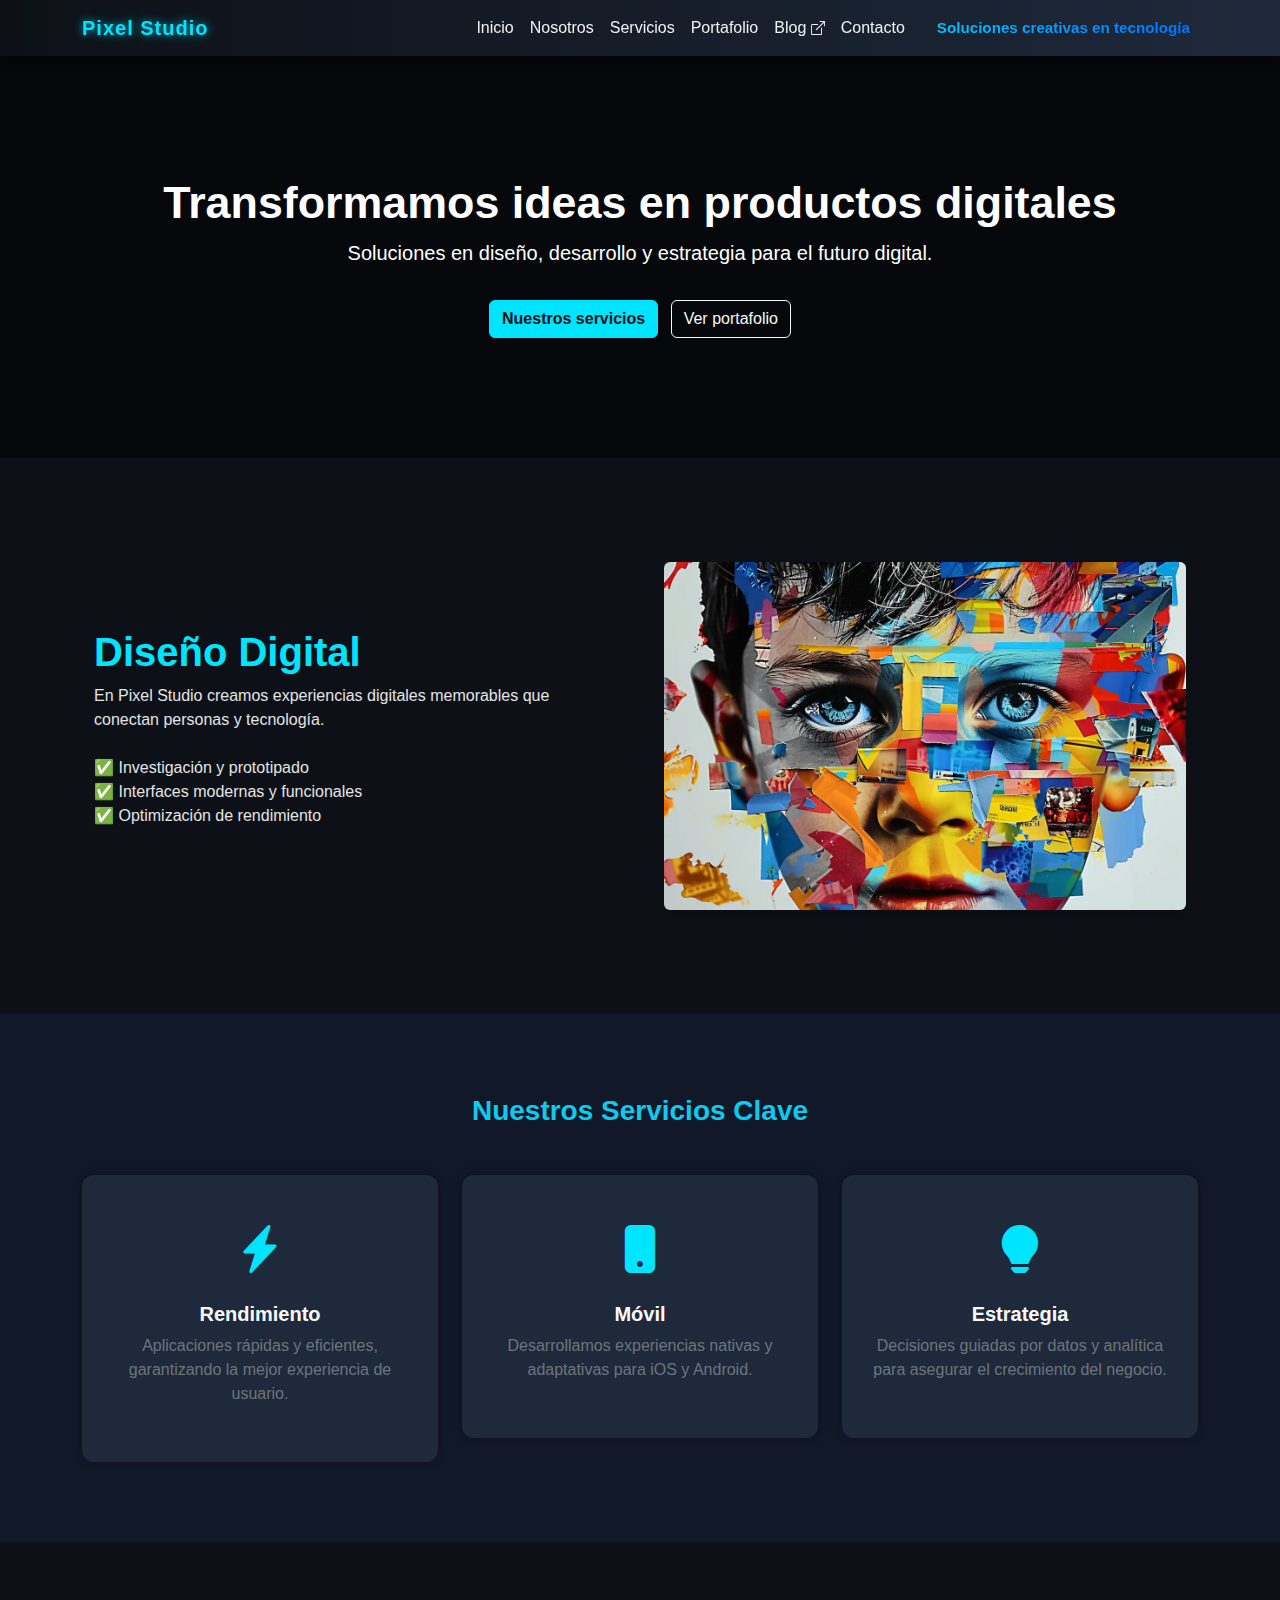
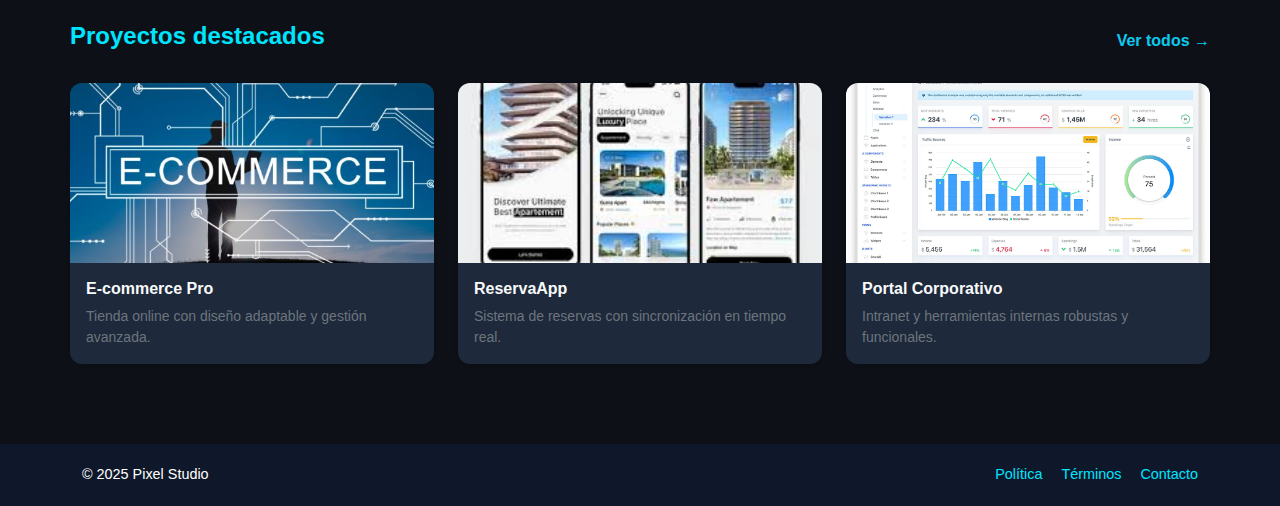
<file: index.html>
<!DOCTYPE html>
<html lang="es">
<head>
    <meta charset="UTF-8" />
    <meta name="viewport" content="width=device-width, initial-scale=1.0" />
    <title>Pixel Studio - Inicio</title>
    
    <link href="https://cdn.jsdelivr.net/npm/bootstrap@5.3.0/dist/css/bootstrap.min.css" rel="stylesheet">

    <link rel="stylesheet" href="https://cdn.jsdelivr.net/npm/bootstrap-icons@1.11.3/font/bootstrap-icons.min.css">

    <style>
        /* IMPORTANTE: Tus estilos CSS */
        body {
            font-family: 'Poppins', sans-serif;
            background-color: #0d1117;
            color: #e4e4e4;
        }

        /* NAVBAR */
        .navbar {
            background: linear-gradient(90deg, #0d1117, #1e293b);
            box-shadow: 0 2px 10px rgba(0,0,0,0.5);
        }

        .navbar-brand {
            color: #00e5ff !important; /* Cian Neón */
            font-weight: 700;
            letter-spacing: 1px;
            text-shadow: 0 0 8px rgba(0, 229, 255, 0.8);
            transition: 0.3s;
        }

        .navbar-brand:hover {
            color: #80ffff !important;
            text-shadow: 0 0 15px rgba(0, 229, 255, 1);
        }

        .nav-link {
            color: #f0f0f0 !important;
            transition: 0.3s;
        }

        .nav-link:hover {
            color: #00bcd4 !important;
            text-shadow: 0 0 10px rgba(0,188,212,0.5);
        }

        /* HERO */
        .hero {
            background: url('https://images.unsplash.com/photo-1555949963-aa79dcee981c') center/cover no-repeat;
            color: white;
            text-align: center;
            padding: 120px 20px;
            position: relative;
        }

        .hero::before {
            content: "";
            position: absolute;
            inset: 0;
            background: rgba(0, 0, 0, 0.5);
        }

        .hero h1, .hero p, .hero a {
            position: relative;
            z-index: 2;
        }

        .hero h1 {
            font-size: 2.8rem;
            font-weight: 700;
        }

        /* Gradiente */
        .text-gradient {
            background: linear-gradient(90deg, #00c6ff, #0072ff);
            background-clip: text;
            -webkit-text-fill-color: transparent;
            font-weight: 600;
            font-size: 0.95rem;
        }
        
        /* Botón Primario para Bootstrap */
        .btn-primary {
            background-color: #00e5ff;
            border-color: #00e5ff;
            color: #0d1117; /* Texto oscuro para que contraste */
            font-weight: 600;
        }

        .btn-primary:hover {
            background-color: #00bcd4;
            border-color: #00bcd4;
        }

        /* DISEÑO CON PROPÓSITO */
        .design-section {
            padding: 80px 0;
        }

        .design-section h2 {
            color: #00e5ff;
        }

        /* FEATURES con animación */
        .features {
            background-color: #111827;
            padding: 80px 0;
        }

        .feature-card {
            background-color: #1e293b;
            border-radius: 12px;
            padding: 40px 20px;
            transition: all 0.4s ease;
            box-shadow: 0 0 10px rgba(0,0,0,0.3);
            cursor: pointer;
        }

        .feature-card:hover {
            transform: translateY(-10px) scale(1.03);
            box-shadow: 0 0 25px rgba(0, 229, 255, 0.5);
        }

        .feature-icon {
            font-size: 3rem;
            color: #00e5ff;
            margin-bottom: 15px;
        }

        /* PROYECTOS */
        .projects {
            padding: 80px 0;
        }

        .projects h4 {
            color: #00e5ff;
        }

        .card {
            background-color: #1e293b;
            border: none;
            transition: transform 0.3s ease;
            border-radius: 12px;
        }

        .card:hover {
            transform: translateY(-5px);
            box-shadow: 0 0 20px rgba(0, 229, 255, 0.3);
        }

        .card img {
            height: 180px;
            object-fit: cover;
            border-top-left-radius: 12px; 
            border-top-right-radius: 12px;
        }
        
        .card-body {
            border-bottom-left-radius: 12px;
            border-bottom-right-radius: 12px;
        }

        /* FOOTER */
        footer {
            background-color: #0f172a;
            color: white;
            padding: 20px 0;
            font-size: 0.9rem;
        }

        footer a {
            color: #00e5ff;
            text-decoration: none;
            margin-left: 15px;
            transition: 0.3s;
        }

        footer a:hover {
            text-shadow: 0 0 8px rgba(0,229,255,1);
        }
    </style>
</head>
<body>

    <nav class="navbar navbar-expand-lg navbar-dark sticky-top">
        <div class="container">
            <a class="navbar-brand fw-bold" href="index.html">Pixel Studio</a>
            <button class="navbar-toggler" type="button" data-bs-toggle="collapse" data-bs-target="#menu">
                <span class="navbar-toggler-icon"></span>
            </button>
            <div class="collapse navbar-collapse justify-content-end align-items-center" id="menu">
                <ul class="navbar-nav align-items-center">
                    <li class="nav-item"><a class="nav-link active" aria-current="page" href="index.html">Inicio</a></li>
                    <li class="nav-item"><a class="nav-link" href="nosotros.html">Nosotros</a></li>
                    <li class="nav-item"><a class="nav-link" href="servicios.html">Servicios</a></li>
                    <li class="nav-item"><a class="nav-link" href="portafolio.html">Portafolio</a></li>
                    <li class="nav-item">
    <a class="nav-link" href="https://es.squarespace.com/blog/ejemplos-de-webs-de-blogs" target="_blank">Blog <i class="bi bi-box-arrow-up-right small"></i></a>
</li>
                    <li class="nav-item"><a class="nav-link" href="contacto.html">Contacto</a></li>
                    <li class="nav-item ms-lg-3">
                        <span class="nav-link fw-semibold text-gradient">Soluciones creativas en tecnología</span>
                    </li>
                </ul>
            </div>
        </div>
    </nav>


    <section class="hero">
        <h1>Transformamos ideas en productos digitales</h1>
        <p class="lead">Soluciones en diseño, desarrollo y estrategia para el futuro digital.</p>
        <a href="servicios.html" class="btn btn-primary mt-3 me-2">Nuestros servicios</a>
        <a href="portafolio.html" class="btn btn-outline-light mt-3">Ver portafolio</a>
    </section>

    <section class="design-section container d-flex flex-wrap align-items-center">
        <div class="col-md-6 p-4">
            <h2 class="fw-bold display-6">Diseño Digital</h2>
            <p>En Pixel Studio creamos experiencias digitales memorables que conectan personas y tecnología.</p>
            <ul class="list-unstyled mt-4">
                <li><strong class="text-info">✅</strong> Investigación y prototipado</li>
                <li><strong class="text-info">✅</strong> Interfaces modernas y funcionales</li>
                <li><strong class="text-info">✅</strong> Optimización de rendimiento</li>
            </ul>
        </div>
        <div class="col-md-6 p-4">
            <img src="img/diseño.jpg" alt="Diseño" class="img-fluid rounded shadow">
        </div>
    </section>

    <section class="features text-center">
        <div class="container">
            <h3 class="text-info mb-5 fw-bold">Nuestros Servicios Clave</h3>
            <div class="row g-4">
                <div class="col-md-4">
                    <div class="feature-card">
                        <div class="feature-icon"><i class="bi bi-lightning-charge-fill"></i></div>
                        <h5 class="fw-bold text-light">Rendimiento</h5>
                        <p class="text-secondary">Aplicaciones rápidas y eficientes, garantizando la mejor experiencia de usuario.</p>
                    </div>
                </div>
                <div class="col-md-4">
                    <div class="feature-card">
                        <div class="feature-icon"><i class="bi bi-phone-fill"></i></div>
                        <h5 class="fw-bold text-light">Móvil</h5>
                        <p class="text-secondary">Desarrollamos experiencias nativas y adaptativas para iOS y Android.</p>
                    </div>
                </div>
                <div class="col-md-4">
                    <div class="feature-card">
                        <div class="feature-icon"><i class="bi bi-lightbulb-fill"></i></div>
                        <h5 class="fw-bold text-light">Estrategia</h5>
                        <p class="text-secondary">Decisiones guiadas por datos y analítica para asegurar el crecimiento del negocio.</p>
                    </div>
                </div>
            </div>
        </div>
    </section>

    <section class="projects container">
        <div class="d-flex justify-content-between align-items-center mb-4">
            <h4 class="fw-bold">Proyectos destacados</h4>
            <a href="portafolio.html" class="text-info text-decoration-none fw-semibold">Ver todos &rarr;</a>
        </div>
        <div class="row g-4">
            <div class="col-md-4">
                <div class="card shadow-sm">
                    <img src="img/ecomer.jpg" alt="E-commerce Pro" class="card-img-top">
                    <div class="card-body">
                        <h6 class="fw-bold text-light">E-commerce Pro</h6>
                        <p class="text-secondary small mb-0">Tienda online con diseño adaptable y gestión avanzada.</p>
                    </div>
                </div>
            </div>
            <div class="col-md-4">
                <div class="card shadow-sm">
                    <img src="img/app.jpg" alt="ReservaApp" class="card-img-top">
                    <div class="card-body">
                        <h6 class="fw-bold text-light">ReservaApp</h6>
                        <p class="text-secondary small mb-0">Sistema de reservas con sincronización en tiempo real.</p>
                    </div>
                </div>
            </div>
            <div class="col-md-4">
                <div class="card shadow-sm">
                    <img src="img/dash.jpg" alt="Pixel Dashboard" class="card-img-top">
                    <div class="card-body">
                        <h6 class="fw-bold text-light">Portal Corporativo</h6>
                        <p class="text-secondary small mb-0">Intranet y herramientas internas robustas y funcionales.</p>
                    </div>
                </div>
            </div>
        </div>
    </section>

    <footer>
        <div class="container d-flex flex-column flex-md-row justify-content-between align-items-center text-center text-md-start">
            <span>© 2025 Pixel Studio</span>
            <div class="mt-2 mt-md-0">
                <a href="politica.html">Política</a>
                <a href="terminos.html">Términos</a>
                <a href="contacto.html">Contacto</a>
            </div>
        </div>
    </footer>

    <script src="https://cdn.jsdelivr.net/npm/bootstrap@5.3.0/dist/js/bootstrap.bundle.min.js"></script>
</body>
</html>
</file>
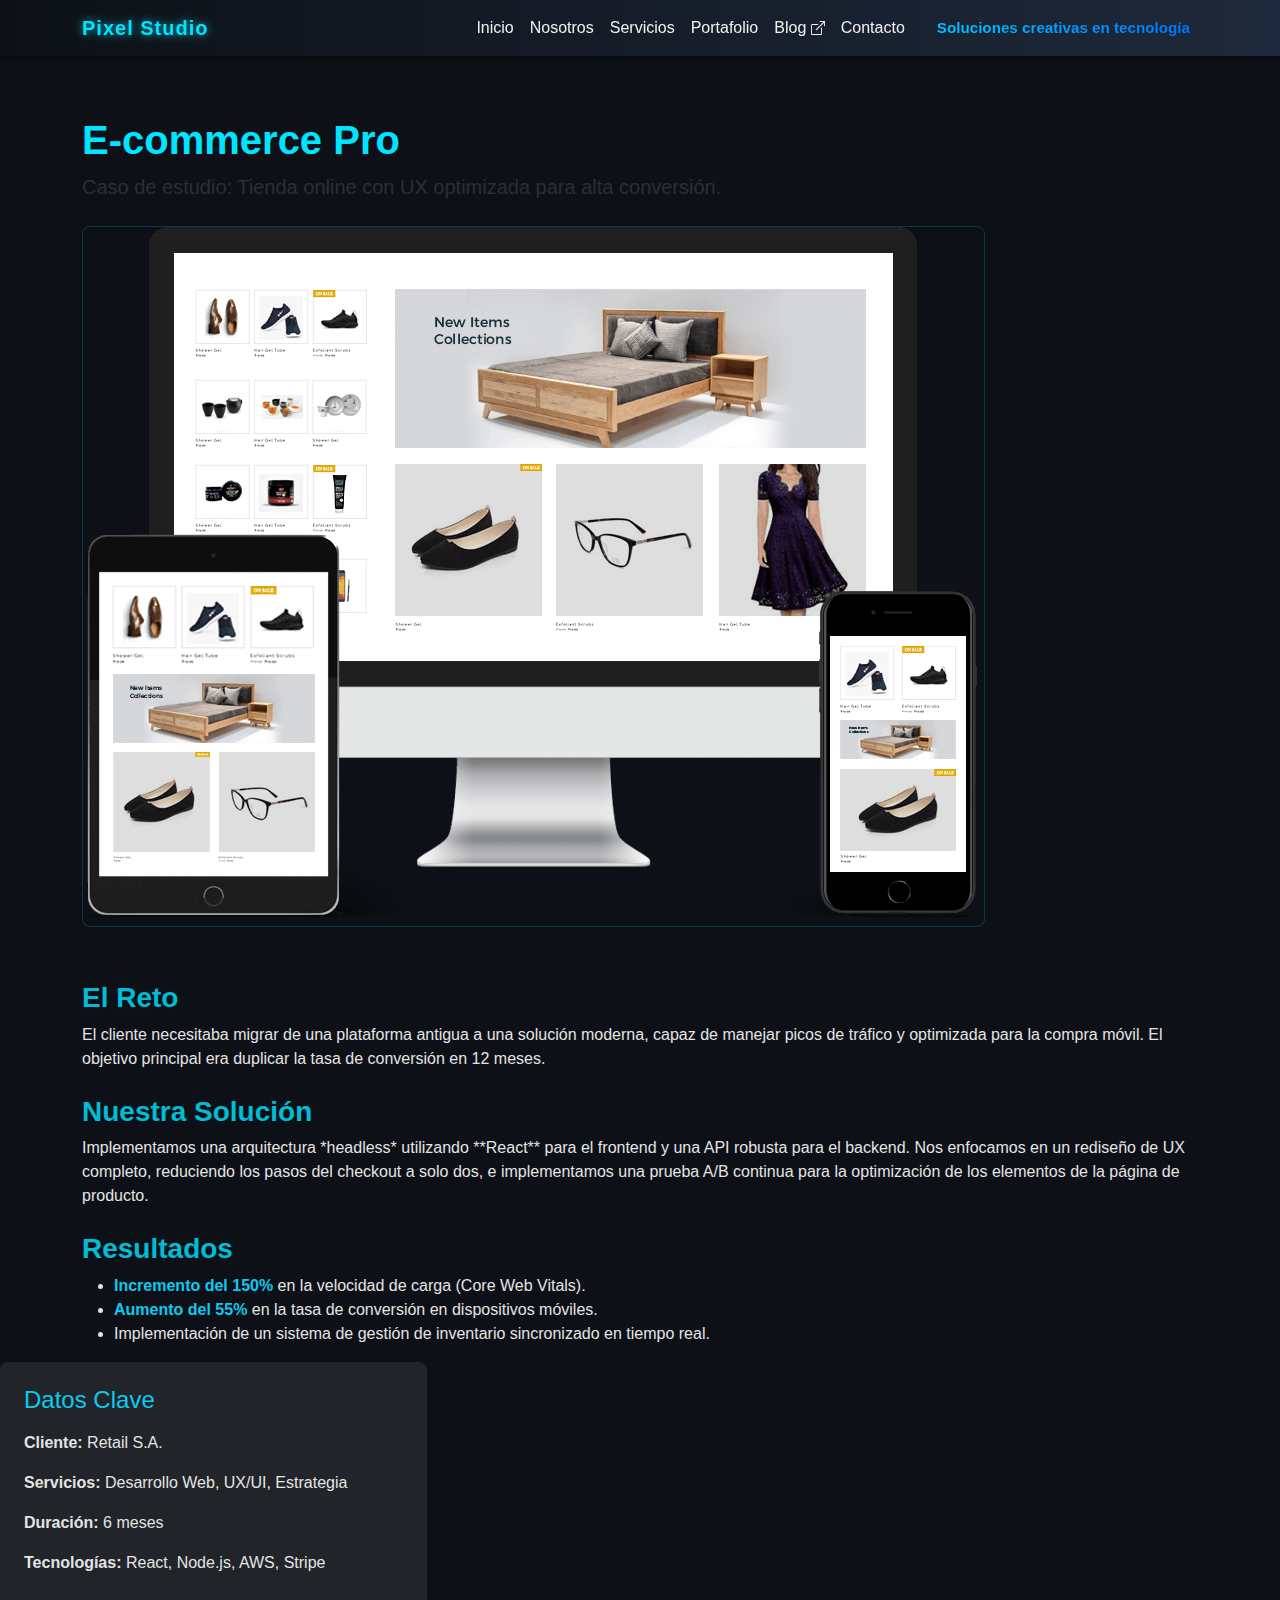
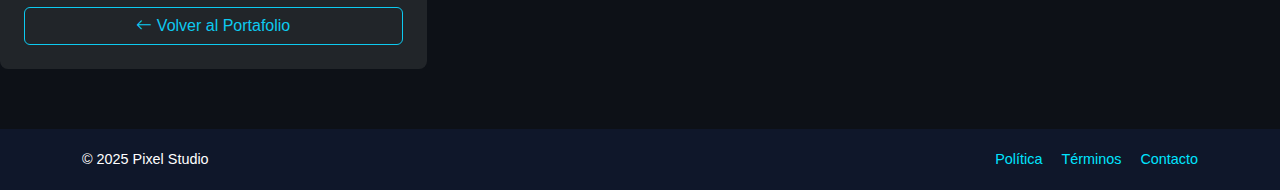
<file: caso-ecommerce.html>
<!DOCTYPE html>
<html lang="es">
<head>
    <meta charset="UTF-8" />
    <meta name="viewport" content="width=device-width, initial-scale=1.0" />
    <title>Caso de Estudio: E-commerce Pro - Pixel Studio</title>
    
    <link href="https://cdn.jsdelivr.net/npm/bootstrap@5.3.0/dist/css/bootstrap.min.css" rel="stylesheet">
    <link rel="stylesheet" href="https://cdn.jsdelivr.net/npm/bootstrap-icons@1.11.3/font/bootstrap-icons.min.css"> 
    
    <style>
        /* Estilos base uniformes */
        body {
            font-family: 'Poppins', sans-serif;
            background-color: #0d1117;
            color: #e4e4e4;
            display: flex;
            flex-direction: column;
            min-height: 100vh;
        }

        /* NAVBAR */
        .navbar {
            background: linear-gradient(90deg, #0d1117, #1e293b);
            box-shadow: 0 2px 10px rgba(0,0,0,0.5);
        }

        .navbar-brand {
            color: #00e5ff !important;
            font-weight: 700;
            letter-spacing: 1px;
            text-shadow: 0 0 8px rgba(0, 229, 255, 0.8);
        }

        .nav-link {
            color: #f0f0f0 !important;
            transition: 0.3s;
        }

        .nav-link:hover {
            color: #00bcd4 !important;
            text-shadow: 0 0 10px rgba(0,188,212,0.5);
        }

        /* Gradiente */
        .text-gradient {
            background: linear-gradient(90deg, #00c6ff, #0072ff);
            background-clip: text;
            -webkit-text-fill-color: transparent;
            font-weight: 600;
            font-size: 0.95rem;
        }
        
        /* SECCIÓN DE DETALLE DE PROYECTO */
        .detail-section {
            padding: 60px 0;
            flex-grow: 1;
        }
        
        .detail-section h1 {
            color: #00e5ff;
            font-weight: 700;
        }

        .detail-section h3 {
            color: #00bcd4; /* Color de acento para subtítulos */
            font-weight: 600;
        }

        /* Contenedor de la imagen/mockup principal */
        .main-mockup {
            background-color: #1e293b;
            height: 400px; 
            display: flex; 
            align-items: center; 
            justify-content: center; 
            border-radius: 8px; 
            margin-bottom: 30px; 
            font-size: 1.5rem; 
            color: #b0c0d0;
            border: 1px solid #00e5ff33; /* Borde neón suave */
        }
        
        /* FOOTER UNIFORME */
        footer {
            background-color: #0f172a;
            color: white;
            padding: 20px 0;
            font-size: 0.9rem;
        }

        footer a {
            color: #00e5ff;
            text-decoration: none;
            margin-left: 15px;
            transition: 0.3s;
        }

        footer a:hover {
            text-shadow: 0 0 8px rgba(0,229,255,1);
        }
    </style>
</head>
<body>

    <nav class="navbar navbar-expand-lg navbar-dark sticky-top">
        <div class="container">
            <a class="navbar-brand fw-bold" href="index.html">Pixel Studio</a>
            <button class="navbar-toggler" type="button" data-bs-toggle="collapse" data-bs-target="#menu">
                <span class="navbar-toggler-icon"></span>
            </button>
            <div class="collapse navbar-collapse justify-content-end align-items-center" id="menu">
                <ul class="navbar-nav align-items-center">
                    <li class="nav-item"><a class="nav-link" href="index.html">Inicio</a></li>
                    <li class="nav-item"><a class="nav-link" href="nosotros.html">Nosotros</a></li>
                    <li class="nav-item"><a class="nav-link" href="servicios.html">Servicios</a></li>
                    <li class="nav-item"><a class="nav-link active" aria-current="page" href="portafolio.html">Portafolio</a></li>
                    <li class="nav-item">
    <a class="nav-link" href="https://es.squarespace.com/blog/ejemplos-de-webs-de-blogs" target="_blank">Blog <i class="bi bi-box-arrow-up-right small"></i></a>
</li>
                    <li class="nav-item"><a class="nav-link" href="contacto.html">Contacto</a></li>
                    <li class="nav-item ms-lg-3">
                        <span class="nav-link fw-semibold text-gradient">Soluciones creativas en tecnología</span>
                    </li>
                </ul>
            </div>
        </div>
    </nav>

    <section class="detail-section">
        <div class="container">
            <h1 class="mb-2">E-commerce Pro</h1>
            <p class="lead text-secondary-emphasis mb-4">Caso de estudio: Tienda online con UX optimizada para alta conversión.</p>
            
           <img 
    src="img/ecommerce.png" 
    alt="Mockup del proyecto E-commerce Pro" 
    class="img-fluid" 
    style="border-radius: 8px; margin-bottom: 30px; border: 1px solid #00e5ff33;"
>
                    
                    <h3 class="mt-4">El Reto</h3>
                    <p>El cliente necesitaba migrar de una plataforma antigua a una solución moderna, capaz de manejar picos de tráfico y optimizada para la compra móvil. El objetivo principal era duplicar la tasa de conversión en 12 meses.</p>
                    
                    <h3 class="mt-4">Nuestra Solución</h3>
                    <p>Implementamos una arquitectura *headless* utilizando **React** para el frontend y una API robusta para el backend. Nos enfocamos en un rediseño de UX completo, reduciendo los pasos del checkout a solo dos, e implementamos una prueba A/B continua para la optimización de los elementos de la página de producto.</p>
                    
                    <h3 class="mt-4">Resultados</h3>
                    <ul>
                        <li><span class="fw-bold text-info">Incremento del 150%</span> en la velocidad de carga (Core Web Vitals).</li>
                        <li><span class="fw-bold text-info">Aumento del 55%</span> en la tasa de conversión en dispositivos móviles.</li>
                        <li>Implementación de un sistema de gestión de inventario sincronizado en tiempo real.</li>
                    </ul>

                </div>
                <div class="col-lg-4">
                    <div class="bg-dark p-4 rounded-3">
                        <h4 class="text-info mb-3">Datos Clave</h4>
                        <p><span class="fw-bold">Cliente:</span> Retail S.A.</p>
                        <p><span class="fw-bold">Servicios:</span> Desarrollo Web, UX/UI, Estrategia</p>
                        <p><span class="fw-bold">Duración:</span> 6 meses</p>
                        <p><span class="fw-bold">Tecnologías:</span> React, Node.js, AWS, Stripe</p>
                        <a href="portafolio.html" class="btn btn-outline-info w-100 mt-3"><i class="bi bi-arrow-left"></i> Volver al Portafolio</a>
                    </div>
                </div>
            </div>
        </div>
    </section>

    <footer>
        <div class="container d-flex flex-column flex-md-row justify-content-between align-items-center text-center text-md-start">
            <span>© 2025 Pixel Studio</span>
            <div class="mt-2 mt-md-0">
                <a href="politica.html">Política</a>
                <a href="terminos.html">Términos</a>
                <a href="contacto.html">Contacto</a>
            </div>
        </div>
    </footer>

    <script src="https://cdn.jsdelivr.net/npm/bootstrap@5.3.0/dist/js/bootstrap.bundle.min.js"></script>
</body>
</html>
</file>
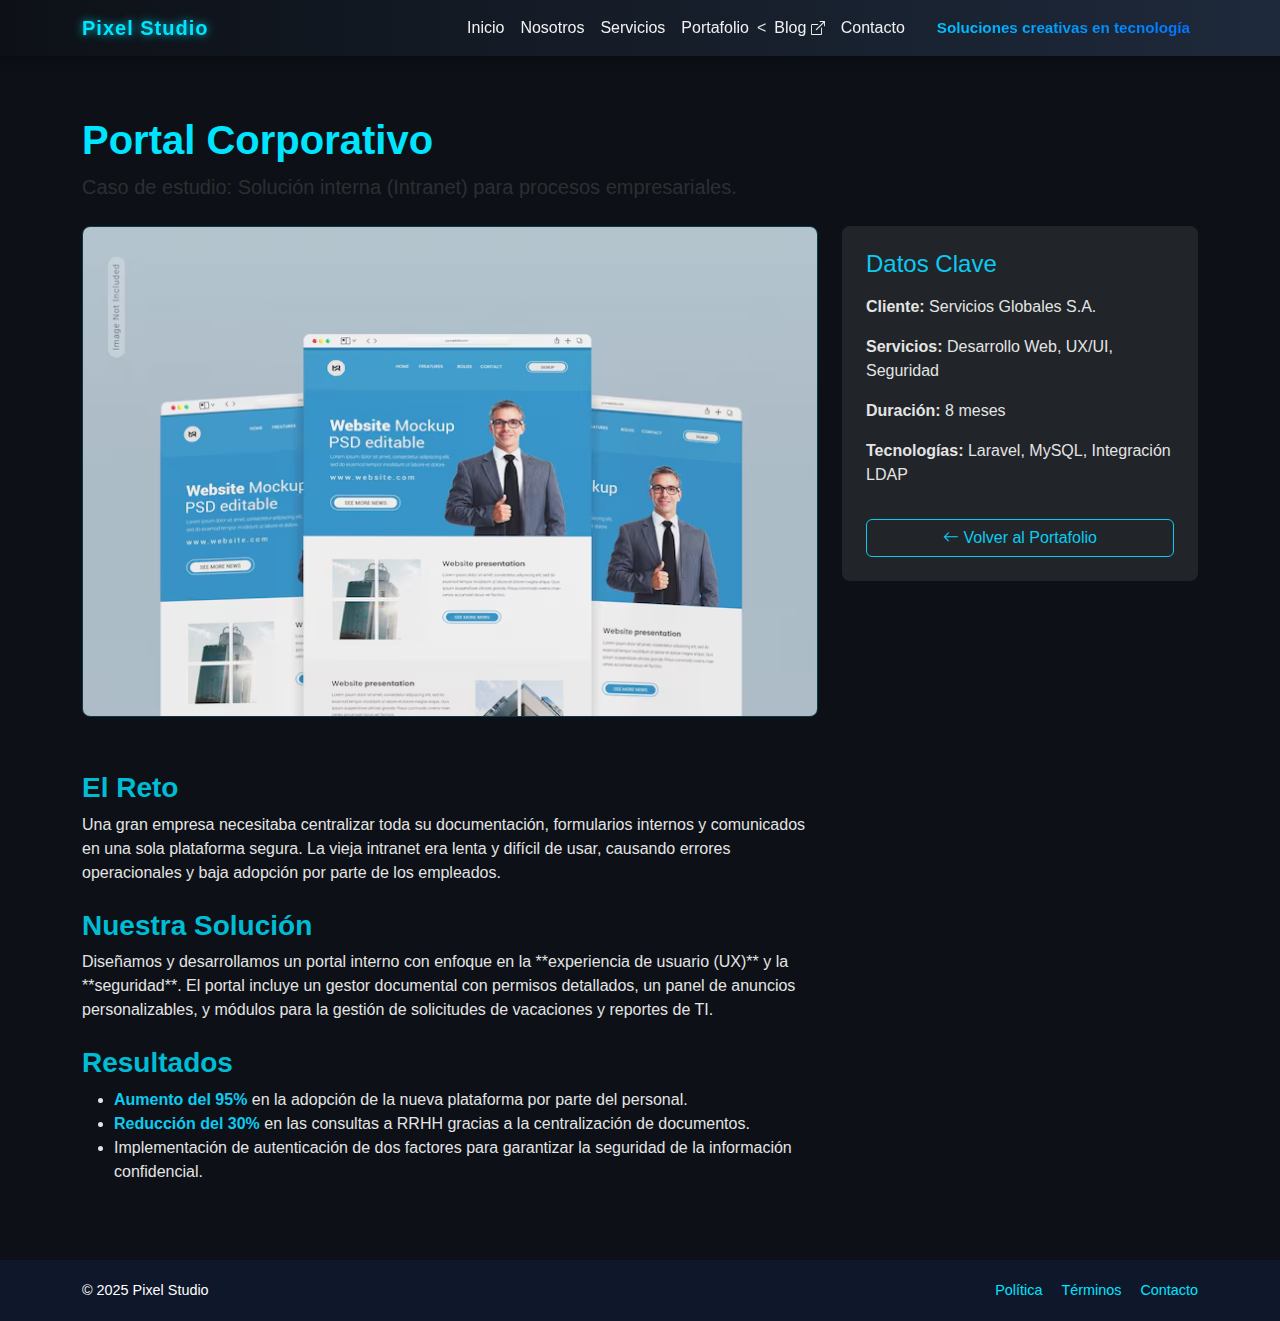
<file: caso-portal.html>
<!DOCTYPE html>
<html lang="es">
<head>
    <meta charset="UTF-8" />
    <meta name="viewport" content="width=device-width, initial-scale=1.0" />
    <title>Caso de Estudio: Portal Corporativo - Pixel Studio</title>
    
    <link href="https://cdn.jsdelivr.net/npm/bootstrap@5.3.0/dist/css/bootstrap.min.css" rel="stylesheet">
    <link rel="stylesheet" href="https://cdn.jsdelivr.net/npm/bootstrap-icons@1.11.3/font/bootstrap-icons.min.css"> 
    
    <style>
        /* Estilos base uniformes (Mismos que los casos anteriores) */
        body {
            font-family: 'Poppins', sans-serif;
            background-color: #0d1117;
            color: #e4e4e4;
            display: flex;
            flex-direction: column;
            min-height: 100vh;
        }

        /* NAVBAR */
        .navbar {
            background: linear-gradient(90deg, #0d1117, #1e293b);
            box-shadow: 0 2px 10px rgba(0,0,0,0.5);
        }

        .navbar-brand {
            color: #00e5ff !important;
            font-weight: 700;
            letter-spacing: 1px;
            text-shadow: 0 0 8px rgba(0, 229, 255, 0.8);
        }

        .nav-link {
            color: #f0f0f0 !important;
            transition: 0.3s;
        }

        .nav-link:hover {
            color: #00bcd4 !important;
            text-shadow: 0 0 10px rgba(0,188,212,0.5);
        }

        /* Gradiente */
        .text-gradient {
            background: linear-gradient(90deg, #00c6ff, #0072ff);
            background-clip: text;
            -webkit-text-fill-color: transparent;
            font-weight: 600;
            font-size: 0.95rem;
        }
        
        /* SECCIÓN DE DETALLE DE PROYECTO */
        .detail-section {
            padding: 60px 0;
            flex-grow: 1;
        }
        
        .detail-section h1 {
            color: #00e5ff;
            font-weight: 700;
        }

        .detail-section h3 {
            color: #00bcd4;
            font-weight: 600;
        }
        
        /* FOOTER UNIFORME */
        footer {
            background-color: #0f172a;
            color: white;
            padding: 20px 0;
            font-size: 0.9rem;
        }

        footer a {
            color: #00e5ff;
            text-decoration: none;
            margin-left: 15px;
            transition: 0.3s;
        }

        footer a:hover {
            text-shadow: 0 0 8px rgba(0,229,255,1);
        }
    </style>
</head>
<body>

    <nav class="navbar navbar-expand-lg navbar-dark sticky-top">
        <div class="container">
            <a class="navbar-brand fw-bold" href="index.html">Pixel Studio</a>
            <button class="navbar-toggler" type="button" data-bs-toggle="collapse" data-bs-target="#menu">
                <span class="navbar-toggler-icon"></span>
            </button>
            <div class="collapse navbar-collapse justify-content-end align-items-center" id="menu">
                <ul class="navbar-nav align-items-center">
                    <li class="nav-item"><a class="nav-link" href="index.html">Inicio</a></li>
                    <li class="nav-item"><a class="nav-link" href="nosotros.html">Nosotros</a></li>
                    <li class="nav-item"><a class="nav-link" href="servicios.html">Servicios</a></li>
                    <li class="nav-item"><a class="nav-link active" aria-current="page" href="portafolio.html">Portafolio</a></li>
                    <<li class="nav-item">
    <a class="nav-link" href="https://es.squarespace.com/blog/ejemplos-de-webs-de-blogs" target="_blank">Blog <i class="bi bi-box-arrow-up-right small"></i></a>
</li>
                    <li class="nav-item"><a class="nav-link" href="contacto.html">Contacto</a></li>
                    <li class="nav-item ms-lg-3">
                        <span class="nav-link fw-semibold text-gradient">Soluciones creativas en tecnología</span>
                    </li>
                </ul>
            </div>
        </div>
    </nav>

    <section class="detail-section">
        <div class="container">
            <h1 class="mb-2">Portal Corporativo</h1>
            <p class="lead text-secondary-emphasis mb-4">Caso de estudio: Solución interna (Intranet) para procesos empresariales.</p>
            
            <div class="row mt-4">
                <div class="col-lg-8">
                    <img 
                        src="img/corporativo.png" 
                        alt="Mockup del Portal Corporativo o Intranet" 
                        class="img-fluid" 
                        style="border-radius: 8px; margin-bottom: 30px; border: 1px solid #00e5ff33;"
                    >
                    
                    <h3 class="mt-4">El Reto</h3>
                    <p>Una gran empresa necesitaba centralizar toda su documentación, formularios internos y comunicados en una sola plataforma segura. La vieja intranet era lenta y difícil de usar, causando errores operacionales y baja adopción por parte de los empleados.</p>
                    
                    <h3 class="mt-4">Nuestra Solución</h3>
                    <p>Diseñamos y desarrollamos un portal interno con enfoque en la **experiencia de usuario (UX)** y la **seguridad**. El portal incluye un gestor documental con permisos detallados, un panel de anuncios personalizables, y módulos para la gestión de solicitudes de vacaciones y reportes de TI.</p>
                    
                    <h3 class="mt-4">Resultados</h3>
                    <ul>
                        <li><span class="fw-bold text-info">Aumento del 95%</span> en la adopción de la nueva plataforma por parte del personal.</li>
                        <li><span class="fw-bold text-info">Reducción del 30%</span> en las consultas a RRHH gracias a la centralización de documentos.</li>
                        <li>Implementación de autenticación de dos factores para garantizar la seguridad de la información confidencial.</li>
                    </ul>

                </div>
                <div class="col-lg-4">
                    <div class="bg-dark p-4 rounded-3">
                        <h4 class="text-info mb-3">Datos Clave</h4>
                        <p><span class="fw-bold">Cliente:</span> Servicios Globales S.A.</p>
                        <p><span class="fw-bold">Servicios:</span> Desarrollo Web, UX/UI, Seguridad</p>
                        <p><span class="fw-bold">Duración:</span> 8 meses</p>
                        <p><span class="fw-bold">Tecnologías:</span> Laravel, MySQL, Integración LDAP</p>
                        <a href="portafolio.html" class="btn btn-outline-info w-100 mt-3"><i class="bi bi-arrow-left"></i> Volver al Portafolio</a>
                    </div>
                </div>
            </div>
        </div>
    </section>

    <footer>
        <div class="container d-flex flex-column flex-md-row justify-content-between align-items-center text-center text-md-start">
            <span>© 2025 Pixel Studio</span>
            <div class="mt-2 mt-md-0">
                <a href="politica.html">Política</a>
                <a href="terminos.html">Términos</a>
                <a href="contacto.html">Contacto</a>
            </div>
        </div>
    </footer>

    <script src="https://cdn.jsdelivr.net/npm/bootstrap@5.3.0/dist/js/bootstrap.bundle.min.js"></script>
</body>
</html>
</file>
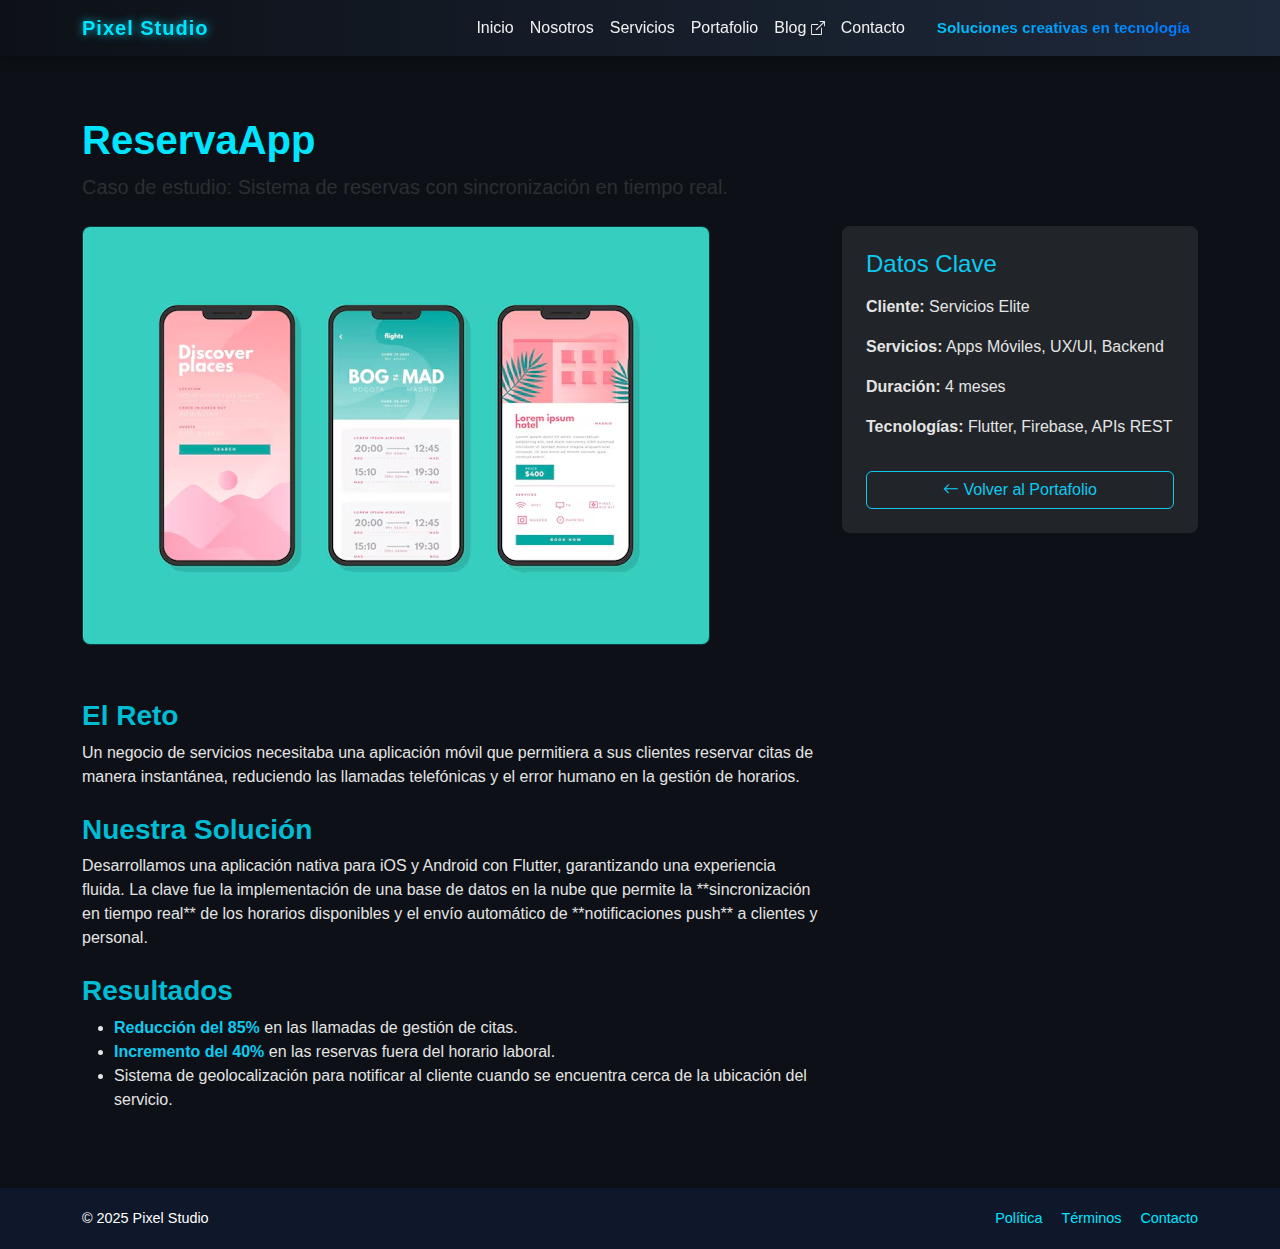
<file: caso-reservaapp.html>
<!DOCTYPE html>
<html lang="es">
<head>
    <meta charset="UTF-8" />
    <meta name="viewport" content="width=device-width, initial-scale=1.0" />
    <title>Caso de Estudio: ReservaApp - Pixel Studio</title>
    
    <link href="https://cdn.jsdelivr.net/npm/bootstrap@5.3.0/dist/css/bootstrap.min.css" rel="stylesheet">
    <link rel="stylesheet" href="https://cdn.jsdelivr.net/npm/bootstrap-icons@1.11.3/font/bootstrap-icons.min.css"> 
    
    <style>
        /* Estilos base uniformes (Mismos que caso-ecommerce.html) */
        body {
            font-family: 'Poppins', sans-serif;
            background-color: #0d1117;
            color: #e4e4e4;
            display: flex;
            flex-direction: column;
            min-height: 100vh;
        }

        /* NAVBAR */
        .navbar {
            background: linear-gradient(90deg, #0d1117, #1e293b);
            box-shadow: 0 2px 10px rgba(0,0,0,0.5);
        }

        .navbar-brand {
            color: #00e5ff !important;
            font-weight: 700;
            letter-spacing: 1px;
            text-shadow: 0 0 8px rgba(0, 229, 255, 0.8);
        }

        .nav-link {
            color: #f0f0f0 !important;
            transition: 0.3s;
        }

        .nav-link:hover {
            color: #00bcd4 !important;
            text-shadow: 0 0 10px rgba(0,188,212,0.5);
        }

        /* Gradiente */
        .text-gradient {
            background: linear-gradient(90deg, #00c6ff, #0072ff);
            background-clip: text;
            -webkit-text-fill-color: transparent;
            font-weight: 600;
            font-size: 0.95rem;
        }
        
        /* SECCIÓN DE DETALLE DE PROYECTO */
        .detail-section {
            padding: 60px 0;
            flex-grow: 1;
        }
        
        .detail-section h1 {
            color: #00e5ff;
            font-weight: 700;
        }

        .detail-section h3 {
            color: #00bcd4;
            font-weight: 600;
        }
        
        /* FOOTER UNIFORME */
        footer {
            background-color: #0f172a;
            color: white;
            padding: 20px 0;
            font-size: 0.9rem;
        }

        footer a {
            color: #00e5ff;
            text-decoration: none;
            margin-left: 15px;
            transition: 0.3s;
        }

        footer a:hover {
            text-shadow: 0 0 8px rgba(0,229,255,1);
        }
    </style>
</head>
<body>

    <nav class="navbar navbar-expand-lg navbar-dark sticky-top">
        <div class="container">
            <a class="navbar-brand fw-bold" href="index.html">Pixel Studio</a>
            <button class="navbar-toggler" type="button" data-bs-toggle="collapse" data-bs-target="#menu">
                <span class="navbar-toggler-icon"></span>
            </button>
            <div class="collapse navbar-collapse justify-content-end align-items-center" id="menu">
                <ul class="navbar-nav align-items-center">
                    <li class="nav-item"><a class="nav-link" href="index.html">Inicio</a></li>
                    <li class="nav-item"><a class="nav-link" href="nosotros.html">Nosotros</a></li>
                    <li class="nav-item"><a class="nav-link" href="servicios.html">Servicios</a></li>
                    <li class="nav-item"><a class="nav-link active" aria-current="page" href="portafolio.html">Portafolio</a></li>
                    <li class="nav-item">
    <a class="nav-link" href="https://es.squarespace.com/blog/ejemplos-de-webs-de-blogs" target="_blank">Blog <i class="bi bi-box-arrow-up-right small"></i></a>
</li>
                    <li class="nav-item"><a class="nav-link" href="contacto.html">Contacto</a></li>
                    <li class="nav-item ms-lg-3">
                        <span class="nav-link fw-semibold text-gradient">Soluciones creativas en tecnología</span>
                    </li>
                </ul>
            </div>
        </div>
    </nav>

    <section class="detail-section">
        <div class="container">
            <h1 class="mb-2">ReservaApp</h1>
            <p class="lead text-secondary-emphasis mb-4">Caso de estudio: Sistema de reservas con sincronización en tiempo real.</p>
            
            <div class="row mt-4">
                <div class="col-lg-8">
                    <img 
                        src="img/mockup_app.jpg" 
                        alt="Mockup de la aplicación móvil ReservaApp" 
                        class="img-fluid" 
                        style="border-radius: 8px; margin-bottom: 30px; border: 1px solid #00e5ff33;"
                    >
                    
                    <h3 class="mt-4">El Reto</h3>
                    <p>Un negocio de servicios necesitaba una aplicación móvil que permitiera a sus clientes reservar citas de manera instantánea, reduciendo las llamadas telefónicas y el error humano en la gestión de horarios.</p>
                    
                    <h3 class="mt-4">Nuestra Solución</h3>
                    <p>Desarrollamos una aplicación nativa para iOS y Android con Flutter, garantizando una experiencia fluida. La clave fue la implementación de una base de datos en la nube que permite la **sincronización en tiempo real** de los horarios disponibles y el envío automático de **notificaciones push** a clientes y personal.</p>
                    
                    <h3 class="mt-4">Resultados</h3>
                    <ul>
                        <li><span class="fw-bold text-info">Reducción del 85%</span> en las llamadas de gestión de citas.</li>
                        <li><span class="fw-bold text-info">Incremento del 40%</span> en las reservas fuera del horario laboral.</li>
                        <li>Sistema de geolocalización para notificar al cliente cuando se encuentra cerca de la ubicación del servicio.</li>
                    </ul>

                </div>
                <div class="col-lg-4">
                    <div class="bg-dark p-4 rounded-3">
                        <h4 class="text-info mb-3">Datos Clave</h4>
                        <p><span class="fw-bold">Cliente:</span> Servicios Elite</p>
                        <p><span class="fw-bold">Servicios:</span> Apps Móviles, UX/UI, Backend</p>
                        <p><span class="fw-bold">Duración:</span> 4 meses</p>
                        <p><span class="fw-bold">Tecnologías:</span> Flutter, Firebase, APIs REST</p>
                        <a href="portafolio.html" class="btn btn-outline-info w-100 mt-3"><i class="bi bi-arrow-left"></i> Volver al Portafolio</a>
                    </div>
                </div>
            </div>
        </div>
    </section>

    <footer>
        <div class="container d-flex flex-column flex-md-row justify-content-between align-items-center text-center text-md-start">
            <span>© 2025 Pixel Studio</span>
            <div class="mt-2 mt-md-0">
                <a href="politica.html">Política</a>
                <a href="terminos.html">Términos</a>
                <a href="contacto.html">Contacto</a>
            </div>
        </div>
    </footer>

    <script src="https://cdn.jsdelivr.net/npm/bootstrap@5.3.0/dist/js/bootstrap.bundle.min.js"></script>
</body>
</html>
</file>
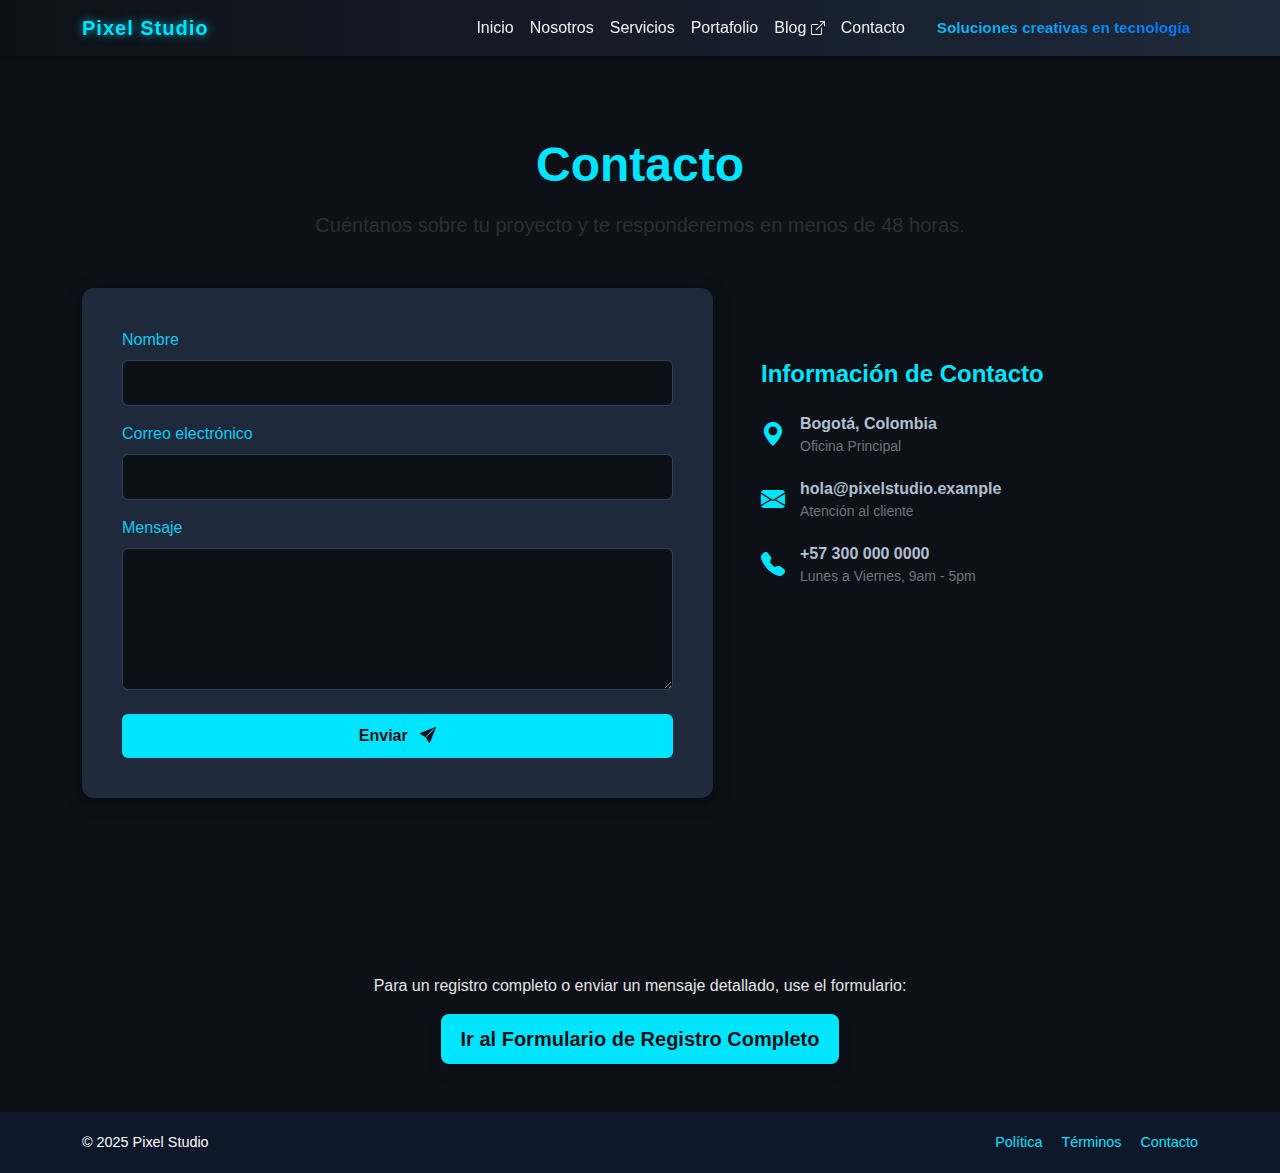
<file: contacto.html>
<!DOCTYPE html>
<html lang="es">

<head>
    <meta charset="UTF-8" />
    <meta name="viewport" content="width=device-width, initial-scale=1.0" />
    <title>Contacto - Pixel Studio</title>

    <link href="https://cdn.jsdelivr.net/npm/bootstrap@5.3.0/dist/css/bootstrap.min.css" rel="stylesheet">
    <link rel="stylesheet" href="https://cdn.jsdelivr.net/npm/bootstrap-icons@1.11.3/font/bootstrap-icons.min.css">

    <style>
        /* Estilos base uniformes */
        body {
            font-family: 'Poppins', sans-serif;
            background-color: #0d1117;
            color: #e4e4e4;
            display: flex;
            flex-direction: column;
            min-height: 100vh;
        }

        /* NAVBAR */
        .navbar {
            background: linear-gradient(90deg, #0d1117, #1e293b);
            box-shadow: 0 2px 10px rgba(0, 0, 0, 0.5);
        }

        .navbar-brand {
            color: #00e5ff !important;
            font-weight: 700;
            letter-spacing: 1px;
            text-shadow: 0 0 8px rgba(0, 229, 255, 0.8);
        }

        .nav-link {
            color: #f0f0f0 !important;
            transition: 0.3s;
        }

        .nav-link:hover {
            color: #00bcd4 !important;
            text-shadow: 0 0 10px rgba(0, 188, 212, 0.5);
        }

        /* Gradiente */
        .text-gradient {
            background: linear-gradient(90deg, #00c6ff, #0072ff);
            background-clip: text;
            -webkit-text-fill-color: transparent;
            font-weight: 600;
            font-size: 0.95rem;
        }

        /* SECCIÓN CONTACTO */
        .contact-section {
            padding: 80px 0;
            flex-grow: 1;
        }

        .contact-section h1 {
            color: #00e5ff;
        }

        /* Estilo del formulario (fondo más claro para contraste) */
        .contact-form-card {
            background-color: #1e293b;
            padding: 40px;
            border-radius: 12px;
            box-shadow: 0 4px 15px rgba(0, 0, 0, 0.5);
        }

        /* Campos de entrada */
        .form-control {
            background-color: #0d1117;
            border: 1px solid #334155;
            color: #f0f0f0;
            padding: 10px 15px;
        }

        .form-control:focus {
            background-color: #0d1117;
            color: #f0f0f0;
            border-color: #00e5ff;
            /* Borde neón al enfocar */
            box-shadow: 0 0 0 0.25rem rgba(0, 229, 255, 0.25);
        }

        /* Botón de Enviar */
        .btn-submit {
            background-color: #00e5ff;
            color: #0d1117;
            border: none;
            font-weight: 600;
            padding: 10px 20px;
            transition: background-color 0.3s, transform 0.1s;
        }

        .btn-submit:hover {
            background-color: #00bcd4;
            color: #0d1117;
            transform: translateY(-1px);
        }

        /* Información de Contacto (Derecha) */
        .info-contact h4 {
            color: #00e5ff;
            font-weight: 600;
        }

        .info-item {
            display: flex;
            align-items: center;
            margin-bottom: 20px;
        }

        .info-item i {
            color: #00e5ff;
            font-size: 1.5rem;
            margin-right: 15px;
        }

        .info-item p {
            margin: 0;
            color: #b0c0d0;
        }

        /* FOOTER UNIFORME */
        footer {
            background-color: #0f172a;
            color: white;
            padding: 20px 0;
            font-size: 0.9rem;
        }

        footer a {
            color: #00e5ff;
            text-decoration: none;
            margin-left: 15px;
            transition: 0.3s;
        }

        footer a:hover {
            text-shadow: 0 0 8px rgba(0, 229, 255, 1);
        }
    </style>
</head>

<body>

    <nav class="navbar navbar-expand-lg navbar-dark sticky-top">
        <div class="container">
            <a class="navbar-brand fw-bold" href="index.html">Pixel Studio</a>
            <button class="navbar-toggler" type="button" data-bs-toggle="collapse" data-bs-target="#menu">
                <span class="navbar-toggler-icon"></span>
            </button>
            <div class="collapse navbar-collapse justify-content-end align-items-center" id="menu">
                <ul class="navbar-nav align-items-center">
                    <li class="nav-item"><a class="nav-link" href="index.html">Inicio</a></li>
                    <li class="nav-item"><a class="nav-link" href="nosotros.html">Nosotros</a></li>
                    <li class="nav-item"><a class="nav-link" href="servicios.html">Servicios</a></li>
                    <li class="nav-item"><a class="nav-link" href="portafolio.html">Portafolio</a></li>
                    <li class="nav-item">
                        <a class="nav-link" href="https://es.squarespace.com/blog/ejemplos-de-webs-de-blogs"
                            target="_blank">Blog <i class="bi bi-box-arrow-up-right small"></i></a>
                    </li>
                    <li class="nav-item"><a class="nav-link active" aria-current="page"
                            href="contacto.html">Contacto</a></li>
                    <li class="nav-item ms-lg-3">
                        <span class="nav-link fw-semibold text-gradient">Soluciones creativas en tecnología</span>
                    </li>
                </ul>
            </div>
        </div>
    </nav>

    <section class="contact-section">
        <div class="container">

            <h1 class="fw-bold display-5 mb-3 text-center">Contacto</h1>
            <p class="lead text-center text-secondary-emphasis mb-5">
                Cuéntanos sobre tu proyecto y te responderemos en menos de 48 horas.
            </p>

            <div class="row g-5 justify-content-center">

                <div class="col-lg-7">
                    <div class="contact-form-card">
                        <form class="needs-validation" novalidate>
                            <div class="mb-3">
                                <label for="nombre" class="form-label text-info">Nombre</label>
                                <input type="text" class="form-control" id="nombre" required minlength="3"
                                    maxlength="30">
                                <div class="valid-feedback">Nombre Registrado</div>
                                <div class="invalid-feedback"> Por favor escriba su nombre</div>
                            </div>

                            <div class="mb-3">
                                <label for="email" class="form-label text-info">Correo electrónico</label>
                                <input type="email" class="form-control" id="email" required>
                                <div class="valid-feedback">Correo registrado</div>
                                <div class="invalid-feedback"> Por favor escriba un correo válido</div>
                            </div>


                            <div class="mb-4">
                                <label for="mensaje" class="form-label text-info">Mensaje</label>
                                <textarea class="form-control" id="mensaje" rows="5" required></textarea>
                                <div class="valid-feedback">Mensaje enviado</div>
                                <div class="invalid-feedback"> Por favor escriba su mensaje</div>
                            </div>


                            <div class="d-grid">
                                <button type="submit" class="btn btn-submit">
                                    Enviar <i class="bi bi-send-fill ms-2"></i>
                                </button>
                            </div>
                        </form>
                    </div>
                </div>

                <div class="col-lg-5">
                    <div class="info-contact mt-lg-5 pt-lg-4">
                        <h4 class="mb-4">Información de Contacto</h4>

                        <div class="info-item">
                            <i class="bi bi-geo-alt-fill"></i>
                            <div>
                                <p class="fw-bold">Bogotá, Colombia</p>
                                <p class="small text-secondary">Oficina Principal</p>
                            </div>
                        </div>

                        <div class="info-item">
                            <i class="bi bi-envelope-fill"></i>
                            <div>
                                <p class="fw-bold">hola@pixelstudio.example</p>
                                <p class="small text-secondary">Atención al cliente</p>
                            </div>
                        </div>

                        <div class="info-item">
                            <i class="bi bi-telephone-fill"></i>
                            <div>
                                <p class="fw-bold">+57 300 000 0000</p>
                                <p class="small text-secondary">Lunes a Viernes, 9am - 5pm</p>
                            </div>
                        </div>
                    </div>
                </div>

            </div>
        </div>
    </section>

   <div class="container mt-5">
    
    <div class="text-center my-5">
        <p>Para un registro completo o enviar un mensaje detallado, use el formulario:</p>
        
        <a href="formulario.html" class="btn btn-submit btn-lg shadow">
            Ir al Formulario de Registro Completo
        </a>
    </div>

</div>

    <footer>
        <div
            class="container d-flex flex-column flex-md-row justify-content-between align-items-center text-center text-md-start">
            <span>© 2025 Pixel Studio</span>
            <div class="mt-2 mt-md-0">
                <a href="politica.html">Política</a>
                <a href="terminos.html">Términos</a>
                <a href="contacto.html">Contacto</a>
            </div>
        </div>
    </footer>

    <script src="https://cdn.jsdelivr.net/npm/bootstrap@5.3.0/dist/js/bootstrap.bundle.min.js"></script>
</body>

<script>
    // Example starter JavaScript for disabling form submissions if there are invalid fields
    (() => {
        'use strict'

        // Fetch all the forms we want to apply custom Bootstrap validation styles to
        const forms = document.querySelectorAll('.needs-validation')

        // Loop over them and prevent submission
        Array.from(forms).forEach(form => {
            form.addEventListener('submit', event => {
                if (!form.checkValidity()) {
                    event.preventDefault()
                    event.stopPropagation()
                }

                form.classList.add('was-validated')
            }, false)
        })
    })()
</script>

</html>
</file>
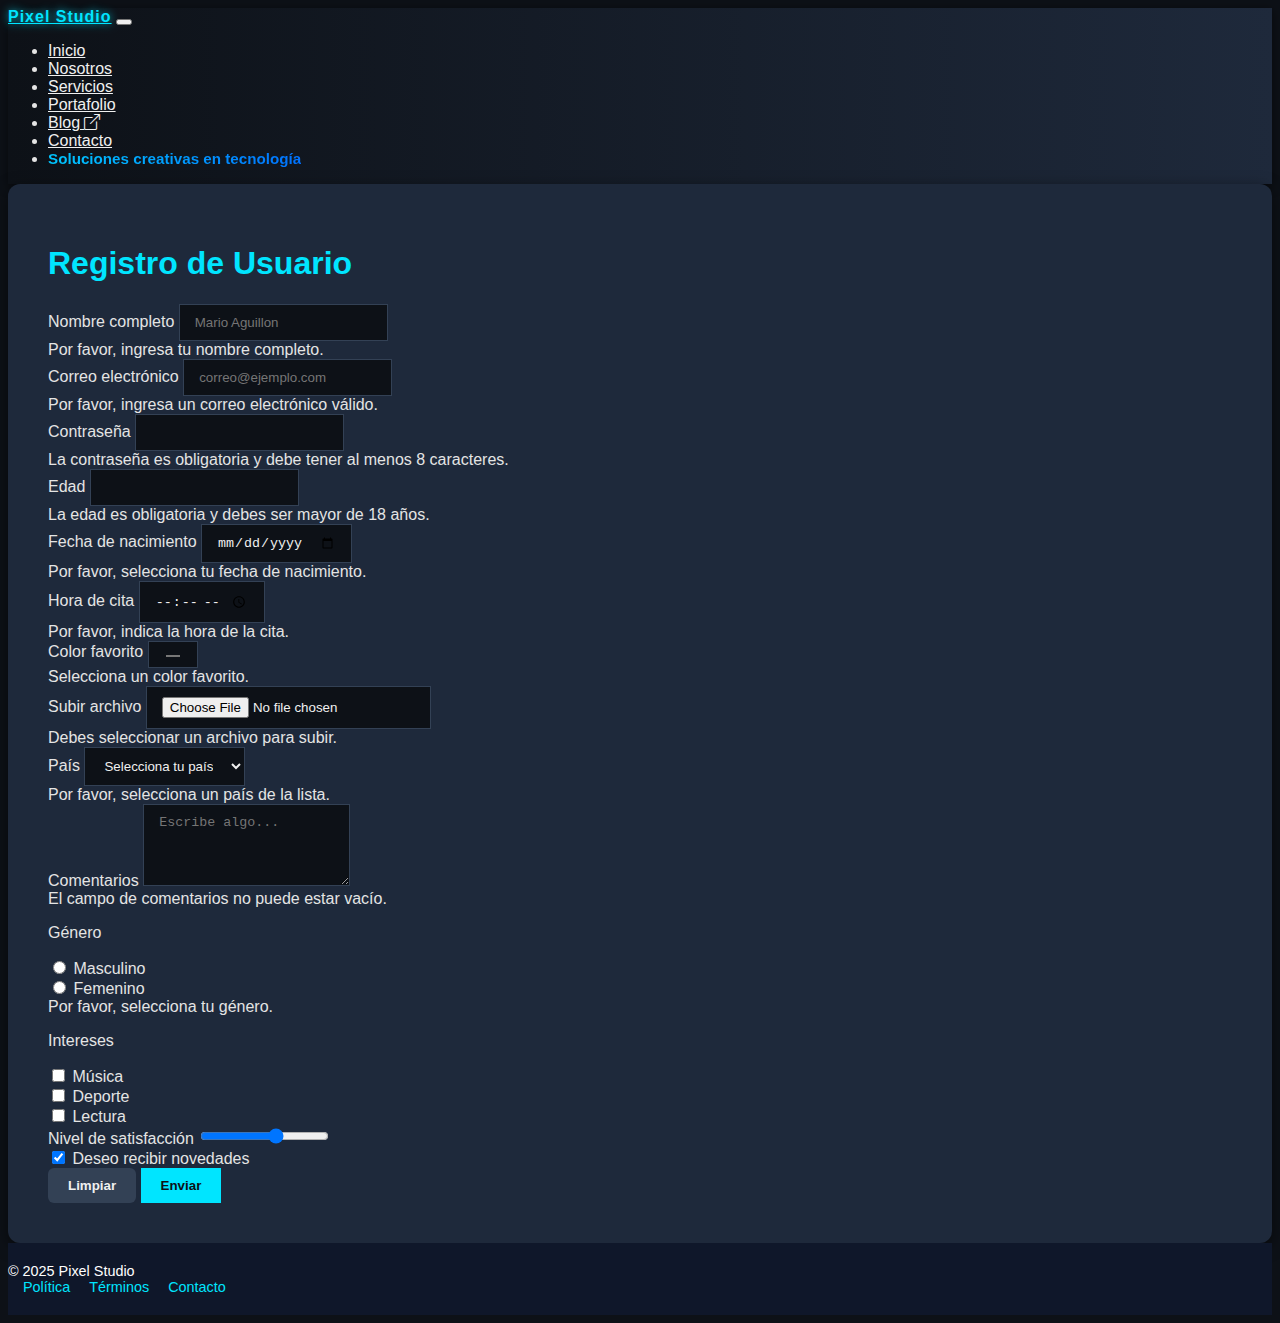
<file: formulario.html>
<!DOCTYPE html>
<html lang="es">

<head>
    <meta charset="UTF-8">
    <meta name="viewport" content="width=device-width, initial-scale=1.0">
    <title>Registro de Usuario - Pixel Studio</title>

    <link href="https://cdn.jsdelivr.net/npm/bootstrap@5.3.0/dist/css/bootstrap.min.css" rel="stylesheet"
        integrity="sha384-9ndCyUaIbzAi2FUVXJi0CjmCapSmO7SnpJef0486qhLnuZ2cdeRhO02iuK6FUUVM" crossorigin="anonymous">
    <link rel="stylesheet" href="https://cdn.jsdelivr.net/npm/bootstrap-icons@1.11.3/font/bootstrap-icons.min.css">


    <style>
        /* Estilos base uniformes */
        body {
            font-family: 'Poppins', sans-serif;
            background-color: #0d1117;
            color: #e4e4e4;
            display: flex;
            flex-direction: column;
            min-height: 100vh;
        }

        /* NAVBAR */
        .navbar {
            background: linear-gradient(90deg, #0d1117, #1e293b);
            box-shadow: 0 2px 10px rgba(0, 0, 0, 0.5);
        }

        .navbar-brand {
            color: #00e5ff !important;
            font-weight: 700;
            letter-spacing: 1px;
            text-shadow: 0 0 8px rgba(0, 229, 255, 0.8);
        }

        .nav-link {
            color: #f0f0f0 !important;
            transition: 0.3s;
        }

        .nav-link:hover {
            color: #00bcd4 !important;
            text-shadow: 0 0 10px rgba(0, 188, 212, 0.5);
        }

        /* Gradiente */
        .text-gradient {
            background: linear-gradient(90deg, #00c6ff, #0072ff);
            background-clip: text;
            -webkit-text-fill-color: transparent;
            font-weight: 600;
            font-size: 0.95rem;
        }

        /* Estilo del formulario (fondo más claro para contraste) */
        .contact-form-card {
            background-color: #1e293b;
            padding: 40px;
            border-radius: 12px;
            box-shadow: 0 4px 15px rgba(0, 0, 0, 0.5);
        }

        /* Campos de entrada */
        .form-control,
        .form-select {
            background-color: #0d1117;
            border: 1px solid #334155;
            color: #f0f0f0;
            padding: 10px 15px;
        }

        .form-control:focus,
        .form-select:focus {
            background-color: #0d1117;
            color: #f0f0f0;
            border-color: #00e5ff;
            /* Borde neón al enfocar */
            box-shadow: 0 0 0 0.25rem rgba(0, 229, 255, 0.25);
        }

        /* Botón de Enviar (Primario - Cian) */
        .btn-submit {
            background-color: #00e5ff;
            color: #0d1117;
            border: none;
            font-weight: 600;
            padding: 10px 20px;
            transition: background-color 0.3s, transform 0.1s;
        }

        .btn-submit:hover {
            background-color: #00bcd4;
            color: #0d1117;
            transform: translateY(-1px);
        }

        /* Botón Secundario (Limpiar/Volver - Gris oscuro) */
        .btn-secondary-custom {
            background-color: #334155;
            color: #f0f0f0;
            border: none;
            font-weight: 600;
            padding: 10px 20px;
            transition: background-color 0.3s;
            border-radius: 6px;
        }

        .btn-secondary-custom:hover {
            background-color: #475569;
            color: #f0f0f0;
        }


        /* FOOTER UNIFORME */
        footer {
            background-color: #0f172a;
            color: white;
            padding: 20px 0;
            font-size: 0.9rem;
        }

        footer a {
            color: #00e5ff;
            text-decoration: none;
            margin-left: 15px;
            transition: 0.3s;
        }

        footer a:hover {
            text-shadow: 0 0 8px rgba(0, 229, 255, 1);
        }
    </style>
</head>

<body>
    
    <nav class="navbar navbar-expand-lg navbar-dark sticky-top">
        <div class="container">
            <a class="navbar-brand fw-bold" href="index.html">Pixel Studio</a>
            <button class="navbar-toggler" type="button" data-bs-toggle="collapse" data-bs-target="#menu">
                <span class="navbar-toggler-icon"></span>
            </button>
            <div class="collapse navbar-collapse justify-content-end align-items-center" id="menu">
                <ul class="navbar-nav align-items-center">
                    <li class="nav-item"><a class="nav-link" href="index.html">Inicio</a></li>
                    <li class="nav-item"><a class="nav-link" href="nosotros.html">Nosotros</a></li>
                    <li class="nav-item"><a class="nav-link" href="servicios.html">Servicios</a></li>
                    <li class="nav-item"><a class="nav-link" href="portafolio.html">Portafolio</a></li>
                    <li class="nav-item">
                        <a class="nav-link" href="https://es.squarespace.com/blog/ejemplos-de-webs-de-blogs"
                            target="_blank">Blog <i class="bi bi-box-arrow-up-right small"></i></a>
                    </li>
                    <li class="nav-item"><a class="nav-link" href="contacto.html">Contacto</a></li>
                    <li class="nav-item ms-lg-3">
                        <span class="nav-link fw-semibold text-gradient">Soluciones creativas en tecnología</span>
                    </li>
                </ul>
            </div>
        </div>
    </nav>
    
    <div class="container py-5 flex-grow-1"> <div class="row justify-content-center">
            
            <div class="col-lg-7"> <div class="contact-form-card"> <h1 class="fw-bold display-5 mb-5 text-center" style="color: #00e5ff;">Registro de Usuario</h1>
                    
                    <form class="needs-validation" novalidate action="procesar_datos.php" method="POST">
                        
                        <div class="mb-3">
                            <label for="nombre" class="form-label text-info">Nombre completo</label>
                            <input type="text" class="form-control" id="nombre" name="nombre" placeholder="Mario Aguillon" required>
                            <div class="invalid-feedback">
                                Por favor, ingresa tu nombre completo.
                            </div>
                        </div>

                        <div class="mb-3">
                            <label for="email" class="form-label text-info">Correo electrónico</label>
                            <input type="email" class="form-control" id="email" name="email" placeholder="correo@ejemplo.com" required>
                            <div class="invalid-feedback">
                                Por favor, ingresa un correo electrónico válido.
                            </div>
                        </div>

                        <div class="mb-3">
                            <label for="password" class="form-label text-info">Contraseña</label>
                            <input type="password" class="form-control" id="password" name="password" minlength="8" required>
                            <div class="invalid-feedback">
                                La contraseña es obligatoria y debe tener al menos 8 caracteres.
                            </div>
                        </div>

                        <div class="mb-3">
                            <label for="edad" class="form-label text-info">Edad</label>
                            <input type="number" class="form-control" id="edad" name="edad" min="18" required>
                            <div class="invalid-feedback">
                                La edad es obligatoria y debes ser mayor de 18 años.
                            </div>
                        </div>

                        <div class="mb-3">
                            <label for="fechaNacimiento" class="form-label text-info">Fecha de nacimiento</label>
                            <input type="date" class="form-control" id="fechaNacimiento" name="fechaNacimiento" required>
                            <div class="invalid-feedback">
                                Por favor, selecciona tu fecha de nacimiento.
                            </div>
                        </div>

                        <div class="mb-3">
                            <label for="horaCita" class="form-label text-info">Hora de cita</label>
                            <input type="time" class="form-control" id="horaCita" name="horaCita" required>
                            <div class="invalid-feedback">
                                Por favor, indica la hora de la cita.
                            </div>
                        </div>

                        <div class="mb-3">
                            <label for="color" class="form-label text-info">Color favorito</label>
                            <input type="color" class="form-control form-control-color" id="color" name="color" value="#563d7c" required>
                            <div class="invalid-feedback">
                                Selecciona un color favorito.
                            </div>
                        </div>

                        <div class="mb-3">
                            <label for="archivo" class="form-label text-info">Subir archivo</label>
                            <input type="file" class="form-control" id="archivo" name="archivo" required>
                            <div class="invalid-feedback">
                                Debes seleccionar un archivo para subir.
                            </div>
                        </div>

                        <div class="mb-3">
                            <label for="pais" class="form-label text-info">País</label>
                            <select class="form-select" id="pais" name="pais" required>
                                <option value="" disabled selected>Selecciona tu país</option>
                                <option value="colombia">Colombia</option>
                                <option value="mexico">México</option>
                                <option value="espana">España</option>
                            </select>
                            <div class="invalid-feedback">
                                Por favor, selecciona un país de la lista.
                            </div>
                        </div>

                        <div class="mb-3">
                            <label for="comentarios" class="form-label text-info">Comentarios</label>
                            <textarea class="form-control" id="comentarios" name="comentarios" placeholder="Escribe algo..." rows="4" required></textarea>
                            <div class="invalid-feedback">
                                El campo de comentarios no puede estar vacío.
                            </div>
                        </div>

                        <div class="mb-3">
                            <p class="form-label text-info">Género</p>
                            <div class="form-check form-check-inline">
                                <input class="form-check-input" type="radio" name="genero" id="masculino" value="M" required>
                                <label class="form-check-label" for="masculino">Masculino</label>
                            </div>
                            <div class="form-check form-check-inline">
                                <input class="form-check-input" type="radio" name="genero" id="femenino" value="F">
                                <label class="form-check-label" for="femenino">Femenino</label>
                            </div>
                            <div class="invalid-feedback">
                                Por favor, selecciona tu género.
                            </div>
                        </div>

                        <div class="mb-3">
                            <p class="form-label text-info">Intereses</p>
                            <div class="form-check">
                                <input class="form-check-input" type="checkbox" id="musica" name="intereses[]" value="musica">
                                <label class="form-check-label" for="musica">Música</label>
                            </div>
                            <div class="form-check">
                                <input class="form-check-input" type="checkbox" id="deporte" name="intereses[]" value="deporte">
                                <label class="form-check-label" for="deporte">Deporte</label>
                            </div>
                            <div class="form-check">
                                <input class="form-check-input" type="checkbox" id="lectura" name="intereses[]" value="lectura">
                                <label class="form-check-label" for="lectura">Lectura</label>
                            </div>
                        </div>

                        <div class="mb-3">
                            <label for="satisfaccion" class="form-label text-info">Nivel de satisfacción</label>
                            <input type="range" class="form-range" id="satisfaccion" name="satisfaccion" min="0" max="5">
                        </div>

                        <div class="form-check form-switch mb-5">
                            <input class="form-check-input" type="checkbox" role="switch" id="novedades" name="novedades" checked>
                            <label class="form-check-label" for="novedades">Deseo recibir novedades</label>
                        </div>

                        <div class="d-flex justify-content-end pt-4">
                            
                            <button class="btn btn-secondary-custom me-2" type="reset">Limpiar</button>
                            
                            <button class="btn btn-submit" type="submit">Enviar</button>
                            
                        </div>
                    </form>
                    </div>
            </div>
        </div>
    </div>
    <footer>
        <div
            class="container d-flex flex-column flex-md-row justify-content-between align-items-center text-center text-md-start">
            <span>© 2025 Pixel Studio</span>
            <div class="mt-2 mt-md-0">
                <a href="politica.html">Política</a>
                <a href="terminos.html">Términos</a>
                <a href="contacto.html">Contacto</a>
            </div>
        </div>
    </footer>

    <script src="https://cdn.jsdelivr.net/npm/bootstrap@5.3.0/dist/js/bootstrap.bundle.min.js"></script>
    <script>
        // JavaScript para deshabilitar el envío del formulario si hay campos inválidos
        (() => {
            'use strict'

            // Busca todos los formularios que tienen la clase 'needs-validation'
            const forms = document.querySelectorAll('.needs-validation')

            // Itera sobre todos los formularios encontrados
            Array.from(forms).forEach(form => {
                form.addEventListener('submit', event => {
                    // Si la validación del formulario falla 
                    if (!form.checkValidity()) {
                        event.preventDefault() // Detiene el envío
                        event.stopPropagation() // Detiene la propagación del evento
                    }

                    // Añade la clase 'was-validated', que activa los estilos de error/éxito de Bootstrap
                    form.classList.add('was-validated')
                }, false)
            })
        })()
    </script>
</body>

</html>
</file>
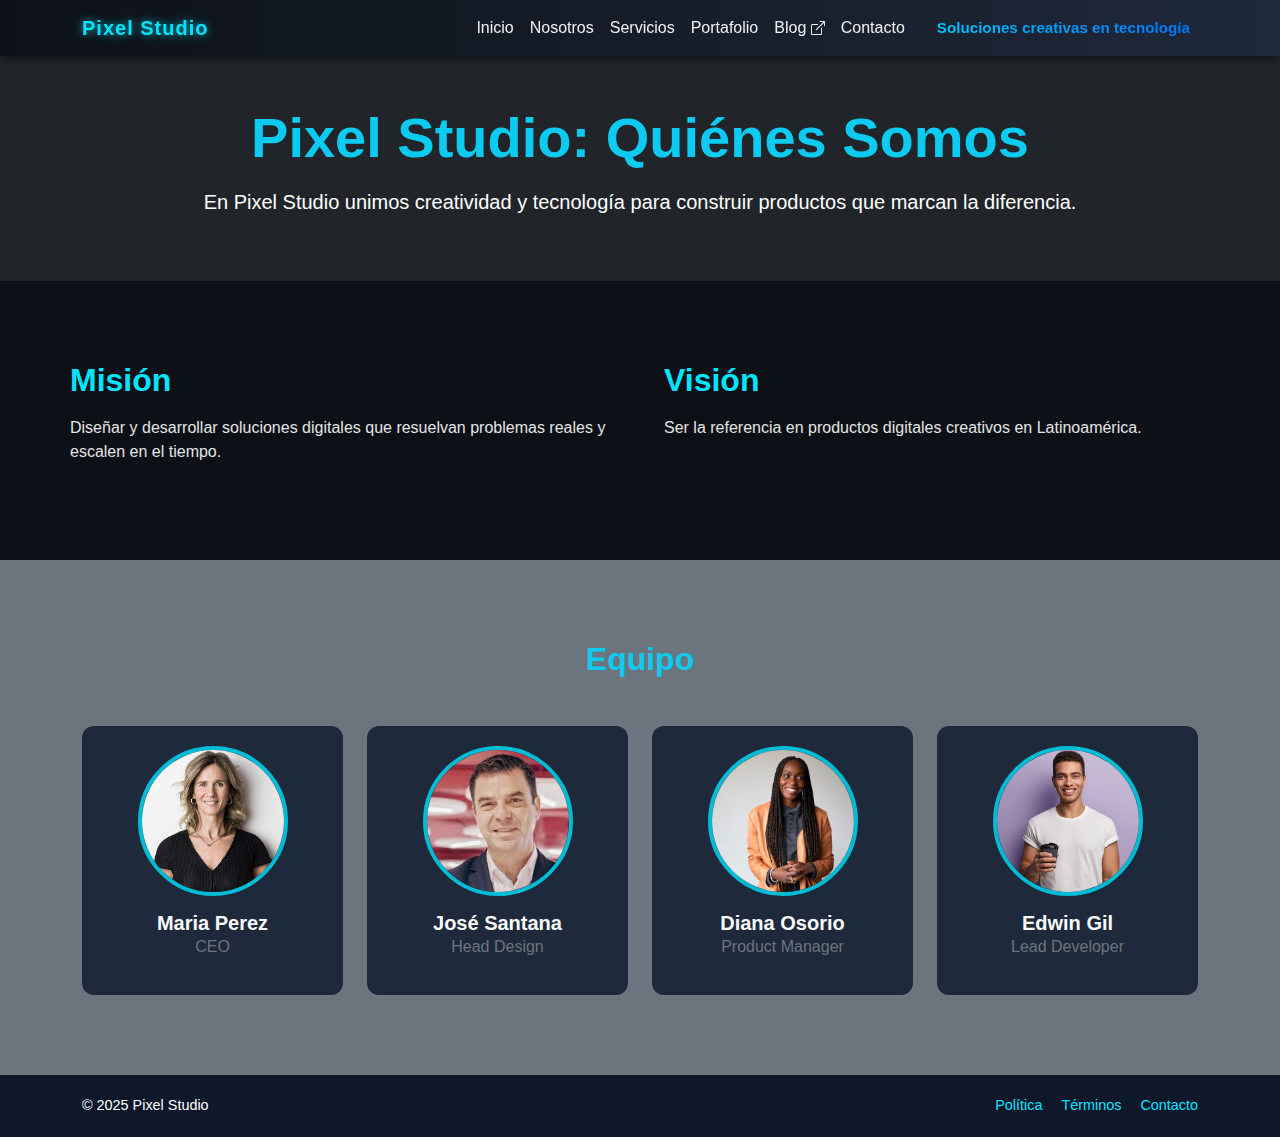
<file: nosotros.html>
<!DOCTYPE html>
<html lang="es">
<head>
    <meta charset="UTF-8" />
    <meta name="viewport" content="width=device-width, initial-scale=1.0" />
    <title>Pixel Studio - Nosotros</title>
    
    <link href="https://cdn.jsdelivr.net/npm/bootstrap@5.3.0/dist/css/bootstrap.min.css" rel="stylesheet">
    
    <link rel="stylesheet" href="https://cdn.jsdelivr.net/npm/bootstrap-icons@1.11.3/font/bootstrap-icons.min.css">

    <style>
        /* ESTILOS CSS DE PIXEL STUDIO */
        body {
            font-family: 'Poppins', sans-serif;
            background-color: #0d1117;
            color: #e4e4e4;
        }
        /* Navbar, Footer, etc. se mantienen igual */
        .navbar {
            background: linear-gradient(90deg, #0d1117, #1e293b);
            box-shadow: 0 2px 10px rgba(0,0,0,0.5);
        }
        .navbar-brand {
            color: #00e5ff !important;
            font-weight: 700;
            letter-spacing: 1px;
            text-shadow: 0 0 8px rgba(0, 229, 255, 0.8);
            transition: 0.3s;
        }
        .navbar-brand:hover {
            color: #80ffff !important;
            text-shadow: 0 0 15px rgba(0, 229, 255, 1);
        }
        .nav-link {
            color: #f0f0f0 !important;
            transition: 0.3s;
        }
        .nav-link:hover {
            color: #00bcd4 !important;
            text-shadow: 0 0 10px rgba(0,188,212,0.5);
        }
        .text-gradient {
            background: linear-gradient(90deg, #00c6ff, #0072ff);
            background-clip: text;
            -webkit-text-fill-color: transparent;
            font-weight: 600;
            font-size: 0.95rem;
        }
        
        .about-us-section {
            padding: 80px 0;
        }
        
        .about-us-section h2 {
            color: #00e5ff;
        }

        /* Estilo de la tarjeta de miembro del equipo */
        .team-member {
            text-align: center;
            padding: 20px;
            background-color: #1e293b;
            border-radius: 12px;
            transition: all 0.3s ease;
        }

        .team-member:hover {
            transform: translateY(-5px);
            box-shadow: 0 0 20px rgba(0, 229, 255, 0.3);
        }

        .team-member img {
            width: 150px;
            height: 150px;
            border-radius: 50%;
            object-fit: cover;
            border: 4px solid #00bcd4;
            margin-bottom: 15px;
        }

        /* FOOTER */
        footer {
            background-color: #0f172a;
            color: white;
            padding: 20px 0;
            font-size: 0.9rem;
        }

        footer a {
            color: #00e5ff;
            text-decoration: none;
            margin-left: 15px;
            transition: 0.3s;
        }

        footer a:hover {
            text-shadow: 0 0 8px rgba(0,229,255,1);
        }
    </style>
</head>
<body>

    <nav class="navbar navbar-expand-lg navbar-dark sticky-top">
        <div class="container">
            <a class="navbar-brand fw-bold" href="index.html">Pixel Studio</a>
            <button class="navbar-toggler" type="button" data-bs-toggle="collapse" data-bs-target="#menu">
                <span class="navbar-toggler-icon"></span>
            </button>
            <div class="collapse navbar-collapse justify-content-end align-items-center" id="menu">
                <ul class="navbar-nav align-items-center">
                    <li class="nav-item"><a class="nav-link" href="index.html">Inicio</a></li>
                    <li class="nav-item"><a class="nav-link active" aria-current="page" href="nosotros.html">Nosotros</a></li>
                    <li class="nav-item"><a class="nav-link" href="servicios.html">Servicios</a></li>
                    <li class="nav-item"><a class="nav-link" href="portafolio.html">Portafolio</a></li>
                    <li class="nav-item">
    <a class="nav-link" href="https://es.squarespace.com/blog/ejemplos-de-webs-de-blogs" target="_blank">Blog <i class="bi bi-box-arrow-up-right small"></i></a>
</li>
                    <li class="nav-item"><a class="nav-link" href="contacto.html">Contacto</a></li>
                    <li class="nav-item ms-lg-3">
                        <span class="nav-link fw-semibold text-gradient">Soluciones creativas en tecnología</span>
                    </li>
                </ul>
            </div>
        </div>
    </nav>

    <header class="bg-dark text-white text-center py-5">
        <div class="container">
            <h1 class="display-4 fw-bold text-info">Pixel Studio: Quiénes Somos</h1>
            <p class="lead mt-3">En Pixel Studio unimos creatividad y tecnología para construir productos que marcan la diferencia.</p>
        </div>
    </header>

    <section class="about-us-section container">
        <div class="row g-5">
            <div class="col-md-6">
                <h2 class="fw-bold mb-3">Misión</h2>
                <p>Diseñar y desarrollar soluciones digitales que resuelvan problemas reales y escalen en el tiempo.</p>
            </div>
            <div class="col-md-6">
                <h2 class="fw-bold mb-3">Visión</h2>
                <p>Ser la referencia en productos digitales creativos en Latinoamérica.</p>
            </div>
        </div>
    </section>

    <section class="about-us-section bg-secondary text-center" style="background-color: #111827;">
        <div class="container">
            <h2 class="fw-bold mb-5 text-info">Equipo</h2>
            <div class="row g-4 justify-content-center">
                
                <div class="col-lg-3 col-md-6">
                    <div class="team-member">
                        <img src="img/maria.jpg" alt="Maria Perez" class="img-fluid">
                        <h5 class="fw-bold text-light mb-0">Maria Perez</h5>
                        <p class="text-secondary">CEO</p>
                    </div>
                </div>

                <div class="col-lg-3 col-md-6">
                    <div class="team-member">
                        <img src="img/jose.jpg" alt="Jose Santana" class="img-fluid">
                        <h5 class="fw-bold text-light mb-0">José Santana</h5>
                        <p class="text-secondary">Head Design</p>
                    </div>
                </div>

                <div class="col-lg-3 col-md-6">
                    <div class="team-member">
                        <img src="img/diana.jpg" alt="Diana Osorio" class="img-fluid">
                        <h5 class="fw-bold text-light mb-0">Diana Osorio</h5>
                        <p class="text-secondary">Product Manager</p>
                    </div>
                </div>
                
                <div class="col-lg-3 col-md-6">
                    <div class="team-member">
                        <img src="img/edwin.jpg" alt="Edwin Gil" class="img-fluid">
                        <h5 class="fw-bold text-light mb-0">Edwin Gil</h5>
                        <p class="text-secondary">Lead Developer</p>
                    </div>
                </div>
                
            </div>
        </div>
    </section>

    <footer>
        <div class="container d-flex flex-column flex-md-row justify-content-between align-items-center text-center text-md-start">
            <span>© 2025 Pixel Studio</span>
            <div class="mt-2 mt-md-0">
                <a href="politica.html">Política</a>
                <a href="terminos.html">Términos</a>
                <a href="contacto.html">Contacto</a>
            </div>
        </div>
    </footer>

    <script src="https://cdn.jsdelivr.net/npm/bootstrap@5.3.0/dist/js/bootstrap.bundle.min.js"></script>
</body>
</html>
</file>
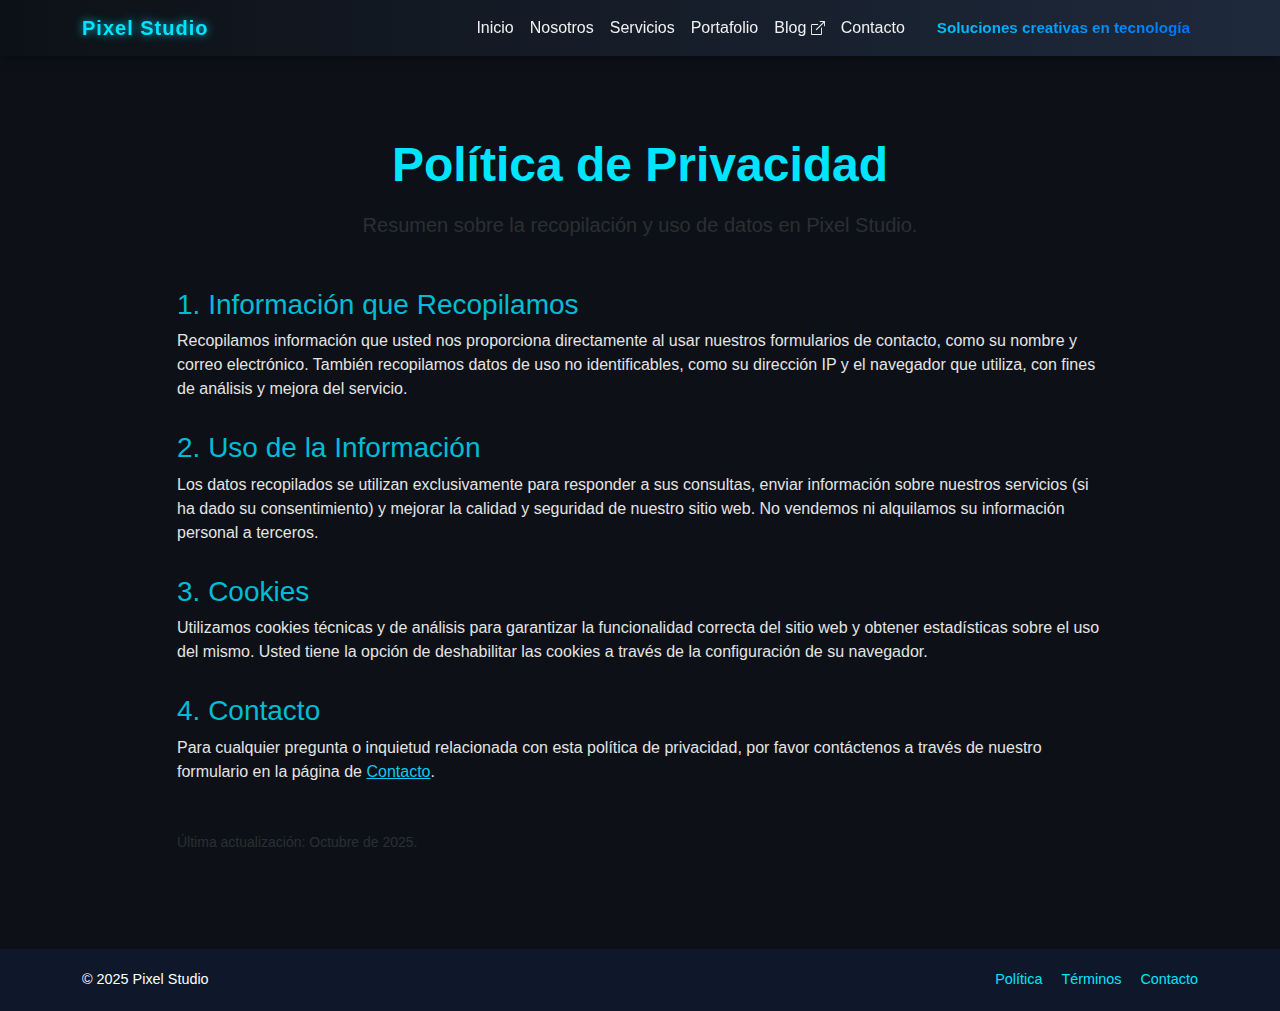
<file: politica.html>
<!DOCTYPE html>
<html lang="es">
<head>
    <meta charset="UTF-8" />
    <meta name="viewport" content="width=device-width, initial-scale=1.0" />
    <title>Política de Privacidad - Pixel Studio</title>
    
    <link href="https://cdn.jsdelivr.net/npm/bootstrap@5.3.0/dist/css/bootstrap.min.css" rel="stylesheet">
    <link rel="stylesheet" href="https://cdn.jsdelivr.net/npm/bootstrap-icons@1.11.3/font/bootstrap-icons.min.css"> 
    
    <style>
        /* Estilos base uniformes (Mismos que el resto del sitio) */
        body {
            font-family: 'Poppins', sans-serif;
            background-color: #0d1117;
            color: #e4e4e4;
            display: flex;
            flex-direction: column;
            min-height: 100vh;
        }

        /* NAVBAR */
        .navbar {
            background: linear-gradient(90deg, #0d1117, #1e293b);
            box-shadow: 0 2px 10px rgba(0,0,0,0.5);
        }
        .navbar-brand {
            color: #00e5ff !important;
            font-weight: 700;
            letter-spacing: 1px;
            text-shadow: 0 0 8px rgba(0, 229, 255, 0.8);
        }
        .nav-link {
            color: #f0f0f0 !important;
            transition: 0.3s;
        }
        .nav-link:hover {
            color: #00bcd4 !important;
            text-shadow: 0 0 10px rgba(0,188,212,0.5);
        }
        .text-gradient {
            background: linear-gradient(90deg, #00c6ff, #0072ff);
            background-clip: text;
            -webkit-text-fill-color: transparent;
            font-weight: 600;
            font-size: 0.95rem;
        }

        /* SECCIÓN LEGAL */
        .legal-section {
            padding: 80px 0;
            flex-grow: 1; 
        }

        .legal-section h1 {
            color: #00e5ff;
        }
        
        .legal-section h3 {
            color: #00bcd4;
            margin-top: 30px;
        }
        
        /* FOOTER UNIFORME */
        footer {
            background-color: #0f172a;
            color: white;
            padding: 20px 0;
            font-size: 0.9rem;
        }

        footer a {
            color: #00e5ff;
            text-decoration: none;
            margin-left: 15px;
            transition: 0.3s;
        }

        footer a:hover {
            text-shadow: 0 0 8px rgba(0,229,255,1);
        }
    </style>
</head>
<body>

    <nav class="navbar navbar-expand-lg navbar-dark sticky-top">
        <div class="container">
            <a class="navbar-brand fw-bold" href="index.html">Pixel Studio</a>
            <button class="navbar-toggler" type="button" data-bs-toggle="collapse" data-bs-target="#menu">
                <span class="navbar-toggler-icon"></span>
            </button>
            <div class="collapse navbar-collapse justify-content-end align-items-center" id="menu">
                <ul class="navbar-nav align-items-center">
                    <li class="nav-item"><a class="nav-link" href="index.html">Inicio</a></li>
                    <li class="nav-item"><a class="nav-link" href="nosotros.html">Nosotros</a></li>
                    <li class="nav-item"><a class="nav-link" href="servicios.html">Servicios</a></li>
                    <li class="nav-item"><a class="nav-link" href="portafolio.html">Portafolio</a></li>
                    <li class="nav-item">
                        <a class="nav-link" href="https://es.squarespace.com/blog/ejemplos-de-webs-de-blogs" target="_blank">Blog <i class="bi bi-box-arrow-up-right small"></i></a>
                    </li>
                    <li class="nav-item"><a class="nav-link" href="contacto.html">Contacto</a></li>
                    <li class="nav-item ms-lg-3">
                        <span class="nav-link fw-semibold text-gradient">Soluciones creativas en tecnología</span>
                    </li>
                </ul>
            </div>
        </div>
    </nav>

    <section class="legal-section">
        <div class="container">
            
            <h1 class="fw-bold display-5 mb-3 text-center">Política de Privacidad</h1>
            <p class="lead text-center text-secondary-emphasis mb-5">
                Resumen sobre la recopilación y uso de datos en Pixel Studio.
            </p>

            <div class="row justify-content-center">
                <div class="col-lg-10">
                    
                    <h3 class="mt-0">1. Información que Recopilamos</h3>
                    <p>Recopilamos información que usted nos proporciona directamente al usar nuestros formularios de contacto, como su nombre y correo electrónico. También recopilamos datos de uso no identificables, como su dirección IP y el navegador que utiliza, con fines de análisis y mejora del servicio.</p>
                    
                    <h3>2. Uso de la Información</h3>
                    <p>Los datos recopilados se utilizan exclusivamente para responder a sus consultas, enviar información sobre nuestros servicios (si ha dado su consentimiento) y mejorar la calidad y seguridad de nuestro sitio web. No vendemos ni alquilamos su información personal a terceros.</p>

                    <h3>3. Cookies</h3>
                    <p>Utilizamos cookies técnicas y de análisis para garantizar la funcionalidad correcta del sitio web y obtener estadísticas sobre el uso del mismo. Usted tiene la opción de deshabilitar las cookies a través de la configuración de su navegador.</p>
                    
                    <h3>4. Contacto</h3>
                    <p>Para cualquier pregunta o inquietud relacionada con esta política de privacidad, por favor contáctenos a través de nuestro formulario en la página de <a href="contacto.html" class="text-info">Contacto</a>.</p>
                    
                    <p class="mt-5 small text-secondary-emphasis">Última actualización: Octubre de 2025.</p>
                </div>
            </div>
        </div>
    </section>

    <footer>
        <div class="container d-flex flex-column flex-md-row justify-content-between align-items-center text-center text-md-start">
            <span>© 2025 Pixel Studio</span>
            <div class="mt-2 mt-md-0">
                <a href="politica.html">Política</a> 
                <a href="terminos.html">Términos</a>
                <a href="contacto.html">Contacto</a>
            </div>
        </div>
    </footer>

    <script src="https://cdn.jsdelivr.net/npm/bootstrap@5.3.0/dist/js/bootstrap.bundle.min.js"></script>
</body>
</html>
</file>
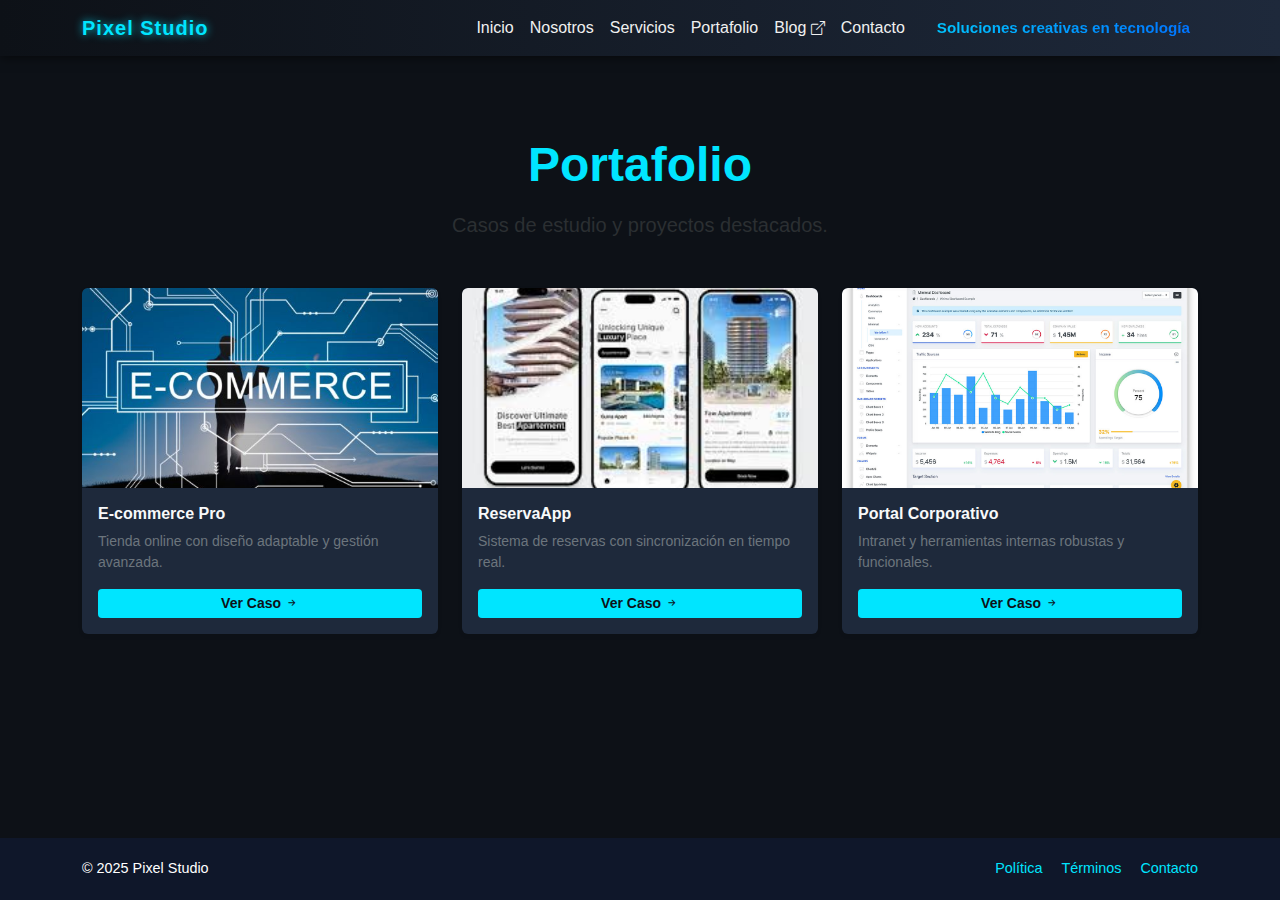
<file: portafolio.html>
<!DOCTYPE html>
<html lang="es">
<head>
    <meta charset="UTF-8" />
    <meta name="viewport" content="width=device-width, initial-scale=1.0" />
    <title>Portafolio - Pixel Studio</title>
    
    <link href="https://cdn.jsdelivr.net/npm/bootstrap@5.3.0/dist/css/bootstrap.min.css" rel="stylesheet">
    <link rel="stylesheet" href="https://cdn.jsdelivr.net/npm/bootstrap-icons@1.11.3/font/bootstrap-icons.min.css"> 
    
    <style>
        /* Estilos base uniformes */
        body {
            font-family: 'Poppins', sans-serif;
            background-color: #0d1117;
            color: #e4e4e4;
            display: flex;
            flex-direction: column;
            min-height: 100vh;
        }

        /* NAVBAR (Mismos estilos) */
        .navbar {
            background: linear-gradient(90deg, #0d1117, #1e293b);
            box-shadow: 0 2px 10px rgba(0,0,0,0.5);
        }

        .navbar-brand {
            color: #00e5ff !important;
            font-weight: 700;
            letter-spacing: 1px;
            text-shadow: 0 0 8px rgba(0, 229, 255, 0.8);
        }

        .nav-link {
            color: #f0f0f0 !important;
            transition: 0.3s;
        }

        .nav-link:hover {
            color: #00bcd4 !important;
            text-shadow: 0 0 10px rgba(0,188,212,0.5);
        }

        /* Gradiente */
        .text-gradient {
            background: linear-gradient(90deg, #00c6ff, #0072ff);
            background-clip: text;
            -webkit-text-fill-color: transparent;
            font-weight: 600;
            font-size: 0.95rem;
        }

        /* SECCIÓN PORTAFOLIO */
        .portfolio-section {
            padding: 80px 0;
            flex-grow: 1; 
        }

        .portfolio-section h1 {
            color: #00e5ff;
        }

        /* Tarjeta de Proyecto clonada de index.html */
        .project-card-container .card {
            background-color: #1e293b; /* Color de fondo de la tarjeta */
            border: none;
            overflow: hidden;
            transition: transform 0.3s ease-in-out, box-shadow 0.3s;
            height: 100%;
            display: flex;
            flex-direction: column;
        }

        .project-card-container .card:hover {
            transform: translateY(-5px);
            box-shadow: 0 4px 20px rgba(0, 229, 255, 0.2); /* Sombra neón al pasar el mouse */
        }
        
        .project-card-container .card-body {
            flex-grow: 1;
            display: flex;
            flex-direction: column;
            justify-content: space-between;
        }

        .project-card-container .card-img-top {
            height: 200px;
            object-fit: cover;
            /* Placeholder en caso de que la imagen no exista */
            background-color: #2b394d;
        }
        
        /* Botón de Caso */
        .btn-case {
            background-color: #00e5ff;
            color: #0d1117;
            border: none;
            font-weight: 600;
            transition: background-color 0.3s, transform 0.1s;
        }

        .btn-case:hover {
            background-color: #00bcd4;
            color: #0d1117;
            transform: translateY(-1px);
        }

        /* FOOTER UNIFORME CON index.html */
        footer {
            background-color: #0f172a;
            color: white;
            padding: 20px 0;
            font-size: 0.9rem;
        }

        footer a {
            color: #00e5ff;
            text-decoration: none;
            margin-left: 15px;
            transition: 0.3s;
        }

        footer a:hover {
            text-shadow: 0 0 8px rgba(0,229,255,1);
        }
    </style>
</head>
<body>

    <nav class="navbar navbar-expand-lg navbar-dark sticky-top">
        <div class="container">
            <a class="navbar-brand fw-bold" href="index.html">Pixel Studio</a>
            <button class="navbar-toggler" type="button" data-bs-toggle="collapse" data-bs-target="#menu">
                <span class="navbar-toggler-icon"></span>
            </button>
            <div class="collapse navbar-collapse justify-content-end align-items-center" id="menu">
                <ul class="navbar-nav align-items-center">
                    <li class="nav-item"><a class="nav-link" href="index.html">Inicio</a></li>
                    <li class="nav-item"><a class="nav-link" href="nosotros.html">Nosotros</a></li>
                    <li class="nav-item"><a class="nav-link" href="servicios.html">Servicios</a></li>
                    <li class="nav-item"><a class="nav-link active" aria-current="page" href="portafolio.html">Portafolio</a></li>
                    <li class="nav-item">
    <a class="nav-link" href="https://es.squarespace.com/blog/ejemplos-de-webs-de-blogs" target="_blank">Blog <i class="bi bi-box-arrow-up-right small"></i></a>
</li>
                    <li class="nav-item"><a class="nav-link" href="contacto.html">Contacto</a></li>
                    <li class="nav-item ms-lg-3">
                        <span class="nav-link fw-semibold text-gradient">Soluciones creativas en tecnología</span>
                    </li>
                </ul>
            </div>
        </div>
    </nav>

    <section class="portfolio-section">
        <div class="container">
            
            <h1 class="fw-bold display-5 mb-3 text-center">Portafolio</h1>
            <p class="lead text-center text-secondary-emphasis mb-5">
                Casos de estudio y proyectos destacados.
            </p>

            <div class="row g-4 justify-content-center project-card-container">

                <div class="col-lg-4 col-md-6">
                    <div class="card shadow-sm">
                        <img src="img/ecomer.jpg" alt="E-commerce Pro" class="card-img-top">
                        <div class="card-body">
                            <div>
                                <h6 class="fw-bold text-light">E-commerce Pro</h6>
                                <p class="text-secondary small mb-3">Tienda online con diseño adaptable y gestión avanzada.</p>
                            </div>
                            <a href="caso-ecommerce.html" target="_blank" class="btn btn-case btn-sm">
                                Ver Caso <i class="bi bi-arrow-right-short"></i>
                            </a>
                        </div>
                    </div>
                </div>

                <div class="col-lg-4 col-md-6">
                    <div class="card shadow-sm">
                        <img src="img/app.jpg" alt="ReservaApp" class="card-img-top">
                        <div class="card-body">
                            <div>
                                <h6 class="fw-bold text-light">ReservaApp</h6>
                                <p class="text-secondary small mb-3">Sistema de reservas con sincronización en tiempo real.</p>
                            </div>
                            <a href="caso-reservaapp.html" target="_blank" class="btn btn-case btn-sm">
                                Ver Caso <i class="bi bi-arrow-right-short"></i>
                            </a>
                        </div>
                    </div>
                </div>

                <div class="col-lg-4 col-md-6">
                    <div class="card shadow-sm">
                        <img src="img/dash.jpg" alt="Portal Corporativo" class="card-img-top">
                        <div class="card-body">
                            <div>
                                <h6 class="fw-bold text-light">Portal Corporativo</h6>
                                <p class="text-secondary small mb-3">Intranet y herramientas internas robustas y funcionales.</p>
                            </div>
                            <a href="caso-portal.html" target="_blank" class="btn btn-case btn-sm">
                                Ver Caso <i class="bi bi-arrow-right-short"></i>
                            </a>
                        </div>
                    </div>
                </div>

            </div>
            
            </div>
    </section>

    <footer>
        <div class="container d-flex flex-column flex-md-row justify-content-between align-items-center text-center text-md-start">
            <span>© 2025 Pixel Studio</span>
            <div class="mt-2 mt-md-0">
                <a href="politica.html">Política</a>
                <a href="terminos.html">Términos</a>
                <a href="contacto.html">Contacto</a>
            </div>
        </div>
    </footer>

    <script src="https://cdn.jsdelivr.net/npm/bootstrap@5.3.0/dist/js/bootstrap.bundle.min.js"></script>
</body>
</html>
</file>
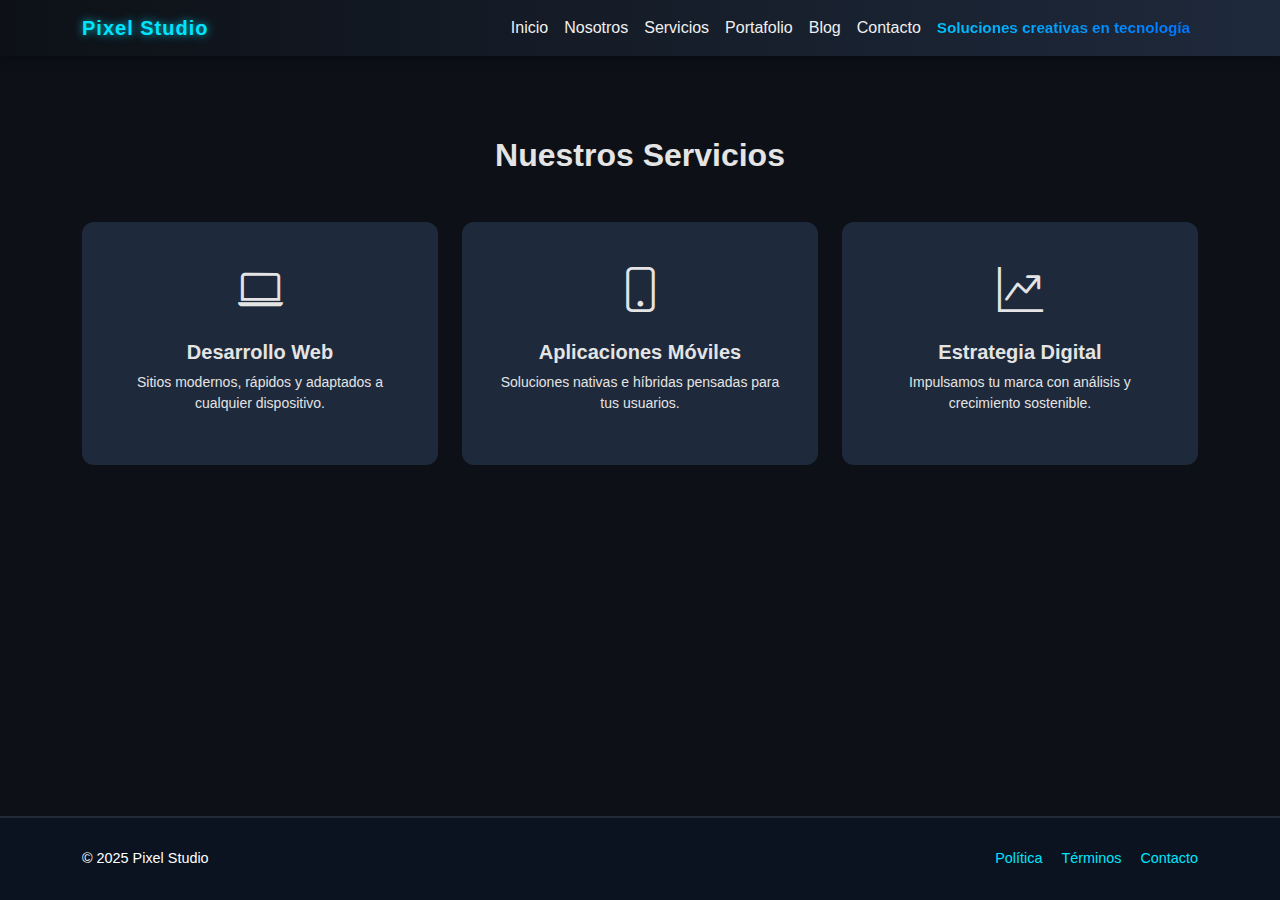
<file: servicios.html>
<!DOCTYPE html>
<html lang="es">
<head>
  <meta charset="UTF-8" />
  <meta name="viewport" content="width=device-width, initial-scale=1.0" />
  <title>Servicios - Pixel Studio</title>
  <link href="https://cdn.jsdelivr.net/npm/bootstrap@5.3.0/dist/css/bootstrap.min.css" rel="stylesheet">
  <link rel="stylesheet" href="https://cdn.jsdelivr.net/npm/bootstrap-icons@1.10.5/font/bootstrap-icons.css">
  <style>
    body {font-family: 'Poppins', sans-serif;background-color: #0d1117;color: #e4e4e4;display: flex;flex-direction: column;min-height: 100vh;}
    .navbar {background: linear-gradient(90deg, #0d1117, #1e293b);box-shadow: 0 2px 10px rgba(0,0,0,0.5);}    
    .navbar-brand {color: #00e5ff !important;font-weight: 700;letter-spacing: 1px;text-shadow: 0 0 8px rgba(0, 229, 255, 0.8);}    
    .nav-link {color: #f0f0f0 !important;}
    .nav-link:hover {color: #00bcd4 !important;}
    .text-gradient {background: linear-gradient(90deg, #00c6ff, #0072ff);background-clip: text;-webkit-text-fill-color: transparent;font-weight: 600;font-size: 0.95rem;}
    .services-section {padding: 80px 0;}
    .service-card {background-color: #1e293b;border-radius: 12px;padding: 35px;text-align: center;transition: .3s;}
    .service-card:hover {transform: translateY(-5px);box-shadow: 0 0 20px rgba(0,229,255,0.3);}    
    .service-card i {font-size: 45px;margin-bottom: 15px;display: block;}
    footer {background-color: #0b1320;color: white;padding: 30px 0;font-size: 0.9rem;margin-top: auto;border-top: 2px solid rgba(255,255,255,0.1);} 
    footer a {color: #00e5ff;text-decoration: none;margin-left: 15px;}
  </style>
</head>
<body>

<nav class="navbar navbar-expand-lg navbar-dark">
  <div class="container">
    <a class="navbar-brand fw-bold" href="index.html">Pixel Studio</a>
    <button class="navbar-toggler" type="button" data-bs-toggle="collapse" data-bs-target="#menu">
      <span class="navbar-toggler-icon"></span>
    </button>
    <div class="collapse navbar-collapse justify-content-end align-items-center" id="menu">
      <ul class="navbar-nav align-items-center">
        <li class="nav-item"><a class="nav-link" href="index.html">Inicio</a></li>
        <li class="nav-item"><a class="nav-link" href="nosotros.html">Nosotros</a></li>
        <li class="nav-item"><a class="nav-link active" href="servicios.html">Servicios</a></li>
        <li class="nav-item"><a class="nav-link" href="#">Portafolio</a></li>
        <li class="nav-item"><a class="nav-link" href="#">Blog</a></li>
        <li class="nav-item"><a class="nav-link" href="#">Contacto</a></li>
        <li class="nav-item"><span class="nav-link fw-semibold text-gradient">Soluciones creativas en tecnología</span></li>
      </ul>
    </div>
  </div>
</nav>

<section class="services-section">
  <div class="container">
    <h2 class="fw-bold mb-5 text-center">Nuestros Servicios</h2>
    <div class="row g-4">

      <div class="col-md-4">
        <div class="service-card">
          <i class="bi bi-laptop"></i>
          <h5 class="fw-bold">Desarrollo Web</h5>
          <p class="small">Sitios modernos, rápidos y adaptados a cualquier dispositivo.</p>
        </div>
      </div>

      <div class="col-md-4">
        <div class="service-card">
          <i class="bi bi-phone"></i>
          <h5 class="fw-bold">Aplicaciones Móviles</h5>
          <p class="small">Soluciones nativas e híbridas pensadas para tus usuarios.</p>
        </div>
      </div>

      <div class="col-md-4">
        <div class="service-card">
          <i class="bi bi-graph-up-arrow"></i>
          <h5 class="fw-bold">Estrategia Digital</h5>
          <p class="small">Impulsamos tu marca con análisis y crecimiento sostenible.</p>
        </div>
      </div>

    </div>
  </div>
</section>

<footer>
  <div class="container d-flex justify-content-between align-items-center">
    <span>© 2025 Pixel Studio</span>
    <div>
      <a href="#">Política</a>
      <a href="#">Términos</a>
      <a href="#">Contacto</a>
    </div>
  </div>
</footer>

<script src="https://cdn.jsdelivr.net/npm/bootstrap@5.3.0/dist/js/bootstrap.bundle.min.js"></script>
</body>
</html>
</file>
